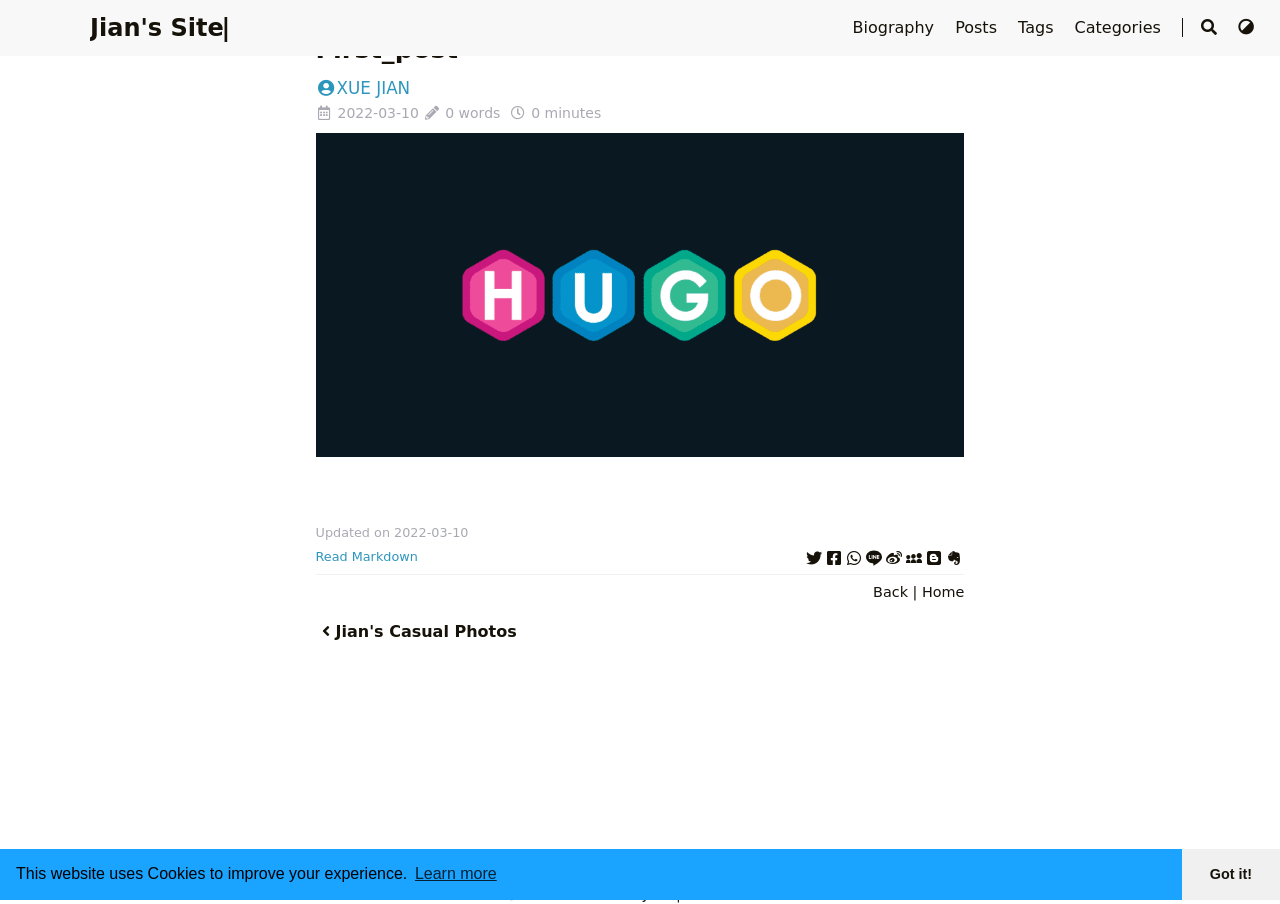
<file: first_post/index.html>
<!DOCTYPE html>
<html lang="en">
    <head>
        <meta charset="utf-8">
        <meta name="viewport" content="width=device-width, initial-scale=1">
        <meta name="robots" content="noodp" />
        <meta http-equiv="X-UA-Compatible" content="IE=edge, chrome=1">
        <title>First_post - Jian&#39;s Site</title><meta name="Description" content="这是我的全新 Hugo 网站"><meta property="og:title" content="First_post" />
<meta property="og:description" content="" />
<meta property="og:type" content="article" />
<meta property="og:url" content="https://Mysticor.github.io/first_post/" /><meta property="og:image" content="https://Mysticor.github.io/first_post/featured-image.png"/><meta property="article:section" content="posts" />
<meta property="article:published_time" content="2022-03-10T22:56:42+09:00" />
<meta property="article:modified_time" content="2022-03-10T22:56:42+09:00" />

<meta name="twitter:card" content="summary_large_image"/>
<meta name="twitter:image" content="https://Mysticor.github.io/first_post/featured-image.png"/>
<meta name="twitter:title" content="First_post"/>
<meta name="twitter:description" content=""/>
<meta name="application-name" content="LoveIt">
<meta name="apple-mobile-web-app-title" content="LoveIt"><meta name="theme-color" content="#ffffff"><meta name="msapplication-TileColor" content="#da532c"><link rel="shortcut icon" type="image/x-icon" href="/favicon.ico" />
        <link rel="icon" type="image/png" sizes="32x32" href="/favicon-32x32.png">
        <link rel="icon" type="image/png" sizes="16x16" href="/favicon-16x16.png"><link rel="apple-touch-icon" sizes="180x180" href="/apple-touch-icon.png"><link rel="mask-icon" href="/safari-pinned-tab.svg" color="#5bbad5"><link rel="manifest" href="/site.webmanifest"><link rel="canonical" href="https://Mysticor.github.io/first_post/" /><link rel="prev" href="https://Mysticor.github.io/jians-casual-photo/" /><link rel="stylesheet" href="/lib/normalize/normalize.min.css"><link rel="stylesheet" href="/css/style.min.css"><link rel="stylesheet" href="/lib/fontawesome-free/all.min.css"><link rel="stylesheet" href="/lib/animate/animate.min.css"><script type="application/ld+json">
    {
        "@context": "http://schema.org",
        "@type": "BlogPosting",
        "headline": "First_post",
        "inLanguage": "en",
        "mainEntityOfPage": {
            "@type": "WebPage",
            "@id": "https:\/\/Mysticor.github.io\/first_post\/"
        },"genre": "posts","wordcount":  0 ,
        "url": "https:\/\/Mysticor.github.io\/first_post\/","datePublished": "2022-03-10T22:56:42+09:00","dateModified": "2022-03-10T22:56:42+09:00","publisher": {
            "@type": "Organization",
            "name": ""},"author": {
                "@type": "Person",
                "name": "XUE JIAN"
            },"description": ""
    }
    </script></head>
    <body header-desktop="fixed" header-mobile="auto"><script type="text/javascript">(window.localStorage && localStorage.getItem('theme') ? localStorage.getItem('theme') === 'dark' : ('auto' === 'auto' ? window.matchMedia('(prefers-color-scheme: dark)').matches : 'auto' === 'dark')) && document.body.setAttribute('theme', 'dark');</script>

        <div id="mask"></div><div class="wrapper"><header class="desktop" id="header-desktop">
    <div class="header-wrapper">
        <div class="header-title">
            <a href="/" title="Jian&#39;s Site"><span id="id-1" class="typeit"></span></a>
        </div>
        <div class="menu">
            <div class="menu-inner"><a class="menu-item" href="/biography/" title="Biography"> Biography </a><a class="menu-item" href="/posts/"> Posts </a><a class="menu-item" href="/tags/"> Tags </a><a class="menu-item" href="/categories/"> Categories </a><span class="menu-item delimiter"></span><span class="menu-item search" id="search-desktop">
                        <input type="text" placeholder="Search titles or contents..." id="search-input-desktop">
                        <a href="javascript:void(0);" class="search-button search-toggle" id="search-toggle-desktop" title="Search">
                            <i class="fas fa-search fa-fw"></i>
                        </a>
                        <a href="javascript:void(0);" class="search-button search-clear" id="search-clear-desktop" title="Clear">
                            <i class="fas fa-times-circle fa-fw"></i>
                        </a>
                        <span class="search-button search-loading" id="search-loading-desktop">
                            <i class="fas fa-spinner fa-fw fa-spin"></i>
                        </span>
                    </span><a href="javascript:void(0);" class="menu-item theme-switch" title="Switch Theme">
                    <i class="fas fa-adjust fa-fw"></i>
                </a>
            </div>
        </div>
    </div>
</header><header class="mobile" id="header-mobile">
    <div class="header-container">
        <div class="header-wrapper">
            <div class="header-title">
                <a href="/" title="Jian&#39;s Site"><span id="id-2" class="typeit"></span></a>
            </div>
            <div class="menu-toggle" id="menu-toggle-mobile">
                <span></span><span></span><span></span>
            </div>
        </div>
        <div class="menu" id="menu-mobile"><div class="search-wrapper">
                    <div class="search mobile" id="search-mobile">
                        <input type="text" placeholder="Search titles or contents..." id="search-input-mobile">
                        <a href="javascript:void(0);" class="search-button search-toggle" id="search-toggle-mobile" title="Search">
                            <i class="fas fa-search fa-fw"></i>
                        </a>
                        <a href="javascript:void(0);" class="search-button search-clear" id="search-clear-mobile" title="Clear">
                            <i class="fas fa-times-circle fa-fw"></i>
                        </a>
                        <span class="search-button search-loading" id="search-loading-mobile">
                            <i class="fas fa-spinner fa-fw fa-spin"></i>
                        </span>
                    </div>
                    <a href="javascript:void(0);" class="search-cancel" id="search-cancel-mobile">
                        Cancel
                    </a>
                </div><a class="menu-item" href="/biography/" title="Biography">Biography</a><a class="menu-item" href="/posts/" title="">Posts</a><a class="menu-item" href="/tags/" title="">Tags</a><a class="menu-item" href="/categories/" title="">Categories</a><a href="javascript:void(0);" class="menu-item theme-switch" title="Switch Theme">
                <i class="fas fa-adjust fa-fw"></i>
            </a></div>
    </div>
</header>
<div class="search-dropdown desktop">
    <div id="search-dropdown-desktop"></div>
</div>
<div class="search-dropdown mobile">
    <div id="search-dropdown-mobile"></div>
</div>
<main class="main">
                <div class="container"><div class="toc" id="toc-auto">
            <h2 class="toc-title">Contents</h2>
            <div class="toc-content" id="toc-content-auto"></div>
        </div><article class="page single"><h1 class="single-title animated flipInX">First_post</h1><div class="post-meta">
            <div class="post-meta-line"><span class="post-author"><a href="mysticor.github.io" title="Author" rel=" author" class="author"><i class="fas fa-user-circle fa-fw"></i>XUE JIAN</a></span></div>
            <div class="post-meta-line"><i class="far fa-calendar-alt fa-fw"></i>&nbsp;<time datetime="2022-03-10">2022-03-10</time>&nbsp;<i class="fas fa-pencil-alt fa-fw"></i>&nbsp;0 words&nbsp;
                <i class="far fa-clock fa-fw"></i>&nbsp;0 minutes&nbsp;</div>
        </div><div class="featured-image"><img
        class="lazyload"
        src="/svg/loading.min.svg"
        data-src="featured-image.png"
        data-srcset="/first_post/featured-image.png, featured-image.png 1.5x, /first_post/featured-image.png 2x"
        data-sizes="auto"
        alt="/first_post/featured-image.png"
        title="/first_post/featured-image.png" /></div><div class="details toc" id="toc-static"  kept="true">
                <div class="details-summary toc-title">
                    <span>Contents</span>
                    <span><i class="details-icon fas fa-angle-right"></i></span>
                </div>
                <div class="details-content toc-content" id="toc-content-static"><nav id="TableOfContents"></nav></div>
            </div><div class="content" id="content"></div><div class="post-footer" id="post-footer">
    <div class="post-info">
        <div class="post-info-line">
            <div class="post-info-mod">
                <span>Updated on 2022-03-10</span>
            </div>
            <div class="post-info-license"></div>
        </div>
        <div class="post-info-line">
            <div class="post-info-md"><span>
                            <a class="link-to-markdown" href="/first_post/index.md" target="_blank">Read Markdown</a>
                        </span></div>
            <div class="post-info-share">
                <span><a href="javascript:void(0);" title="Share on Twitter" data-sharer="twitter" data-url="https://Mysticor.github.io/first_post/" data-title="First_post"><i class="fab fa-twitter fa-fw"></i></a><a href="javascript:void(0);" title="Share on Facebook" data-sharer="facebook" data-url="https://Mysticor.github.io/first_post/"><i class="fab fa-facebook-square fa-fw"></i></a><a href="javascript:void(0);" title="Share on WhatsApp" data-sharer="whatsapp" data-url="https://Mysticor.github.io/first_post/" data-title="First_post" data-web><i class="fab fa-whatsapp fa-fw"></i></a><a href="javascript:void(0);" title="Share on Line" data-sharer="line" data-url="https://Mysticor.github.io/first_post/" data-title="First_post"><i data-svg-src="/lib/simple-icons/icons/line.min.svg"></i></a><a href="javascript:void(0);" title="Share on 微博" data-sharer="weibo" data-url="https://Mysticor.github.io/first_post/" data-title="First_post" data-image="featured-image.png"><i class="fab fa-weibo fa-fw"></i></a><a href="javascript:void(0);" title="Share on Myspace" data-sharer="myspace" data-url="https://Mysticor.github.io/first_post/" data-title="First_post" data-description=""><i data-svg-src="/lib/simple-icons/icons/myspace.min.svg"></i></a><a href="javascript:void(0);" title="Share on Blogger" data-sharer="blogger" data-url="https://Mysticor.github.io/first_post/" data-title="First_post" data-description=""><i class="fab fa-blogger fa-fw"></i></a><a href="javascript:void(0);" title="Share on Evernote" data-sharer="evernote" data-url="https://Mysticor.github.io/first_post/" data-title="First_post"><i class="fab fa-evernote fa-fw"></i></a></span>
            </div>
        </div>
    </div>

    <div class="post-info-more">
        <section class="post-tags"></section>
        <section>
            <span><a href="javascript:void(0);" onclick="window.history.back();">Back</a></span>&nbsp;|&nbsp;<span><a href="/">Home</a></span>
        </section>
    </div>

    <div class="post-nav"><a href="/jians-casual-photo/" class="prev" rel="prev" title="Jian&#39;s Casual Photos"><i class="fas fa-angle-left fa-fw"></i>Jian&#39;s Casual Photos</a></div>
</div>
<div id="comments"></div></article></div>
            </main><footer class="footer">
        <div class="footer-container"><div class="footer-line"><i class="far fa-copyright fa-fw"></i><span itemprop="copyrightYear">2019 - 2022</span><span class="author" itemprop="copyrightHolder">&nbsp;<a href="/" target="_blank">XUE JIAN</a></span>&nbsp;|&nbsp;<span class="license"><a rel="license external nofollow noopener noreffer" href="https://creativecommons.org/licenses/by-nc/4.0/" target="_blank">CC BY-NC 4.0</a></span></div>
        </div>
    </footer></div>

        <div id="fixed-buttons"><a href="#" id="back-to-top" class="fixed-button" title="Back to Top">
                <i class="fas fa-arrow-up fa-fw"></i>
            </a><a href="#" id="view-comments" class="fixed-button" title="View Comments">
                <i class="fas fa-comment fa-fw"></i>
            </a>
        </div><link rel="stylesheet" href="/lib/lightgallery/lightgallery.min.css"><link rel="stylesheet" href="/lib/katex/katex.min.css"><link rel="stylesheet" href="/lib/katex/copy-tex.min.css"><link rel="stylesheet" href="/lib/cookieconsent/cookieconsent.min.css"><script type="text/javascript" src="/lib/smooth-scroll/smooth-scroll.min.js"></script><script type="text/javascript" src="/lib/autocomplete/autocomplete.min.js"></script><script type="text/javascript" src="/lib/lunr/lunr.min.js"></script><script type="text/javascript" src="/lib/lazysizes/lazysizes.min.js"></script><script type="text/javascript" src="/lib/lightgallery/lightgallery.min.js"></script><script type="text/javascript" src="/lib/lightgallery/lg-thumbnail.min.js"></script><script type="text/javascript" src="/lib/lightgallery/lg-zoom.min.js"></script><script type="text/javascript" src="/lib/clipboard/clipboard.min.js"></script><script type="text/javascript" src="/lib/sharer/sharer.min.js"></script><script type="text/javascript" src="/lib/typeit/typeit.min.js"></script><script type="text/javascript" src="/lib/katex/katex.min.js"></script><script type="text/javascript" src="/lib/katex/auto-render.min.js"></script><script type="text/javascript" src="/lib/katex/copy-tex.min.js"></script><script type="text/javascript" src="/lib/katex/mhchem.min.js"></script><script type="text/javascript" src="/lib/cookieconsent/cookieconsent.min.js"></script><script type="text/javascript">window.config={"code":{"copyTitle":"Copy to clipboard","maxShownLines":10},"comment":{},"cookieconsent":{"content":{"dismiss":"Got it!","link":"Learn more","message":"This website uses Cookies to improve your experience."},"enable":true,"palette":{"button":{"background":"#f0f0f0"},"popup":{"background":"#1aa3ff"}},"theme":"edgeless"},"data":{"id-1":"Jian's Site","id-2":"Jian's Site"},"lightGallery":{"actualSize":false,"exThumbImage":"data-thumbnail","hideBarsDelay":2000,"selector":".lightgallery","speed":400,"thumbContHeight":80,"thumbWidth":80,"thumbnail":true},"math":{"delimiters":[{"display":true,"left":"$$","right":"$$"},{"display":true,"left":"\\[","right":"\\]"},{"display":false,"left":"$","right":"$"},{"display":false,"left":"\\(","right":"\\)"}],"strict":false},"search":{"highlightTag":"em","lunrIndexURL":"/index.json","maxResultLength":10,"noResultsFound":"No results found","snippetLength":50,"type":"lunr"},"typeit":{"cursorChar":"|","cursorSpeed":1000,"data":{"id-1":["id-1"],"id-2":["id-2"]},"duration":-1,"speed":50}};</script><script type="text/javascript" src="/js/theme.min.js"></script></body>
</html>
</file>
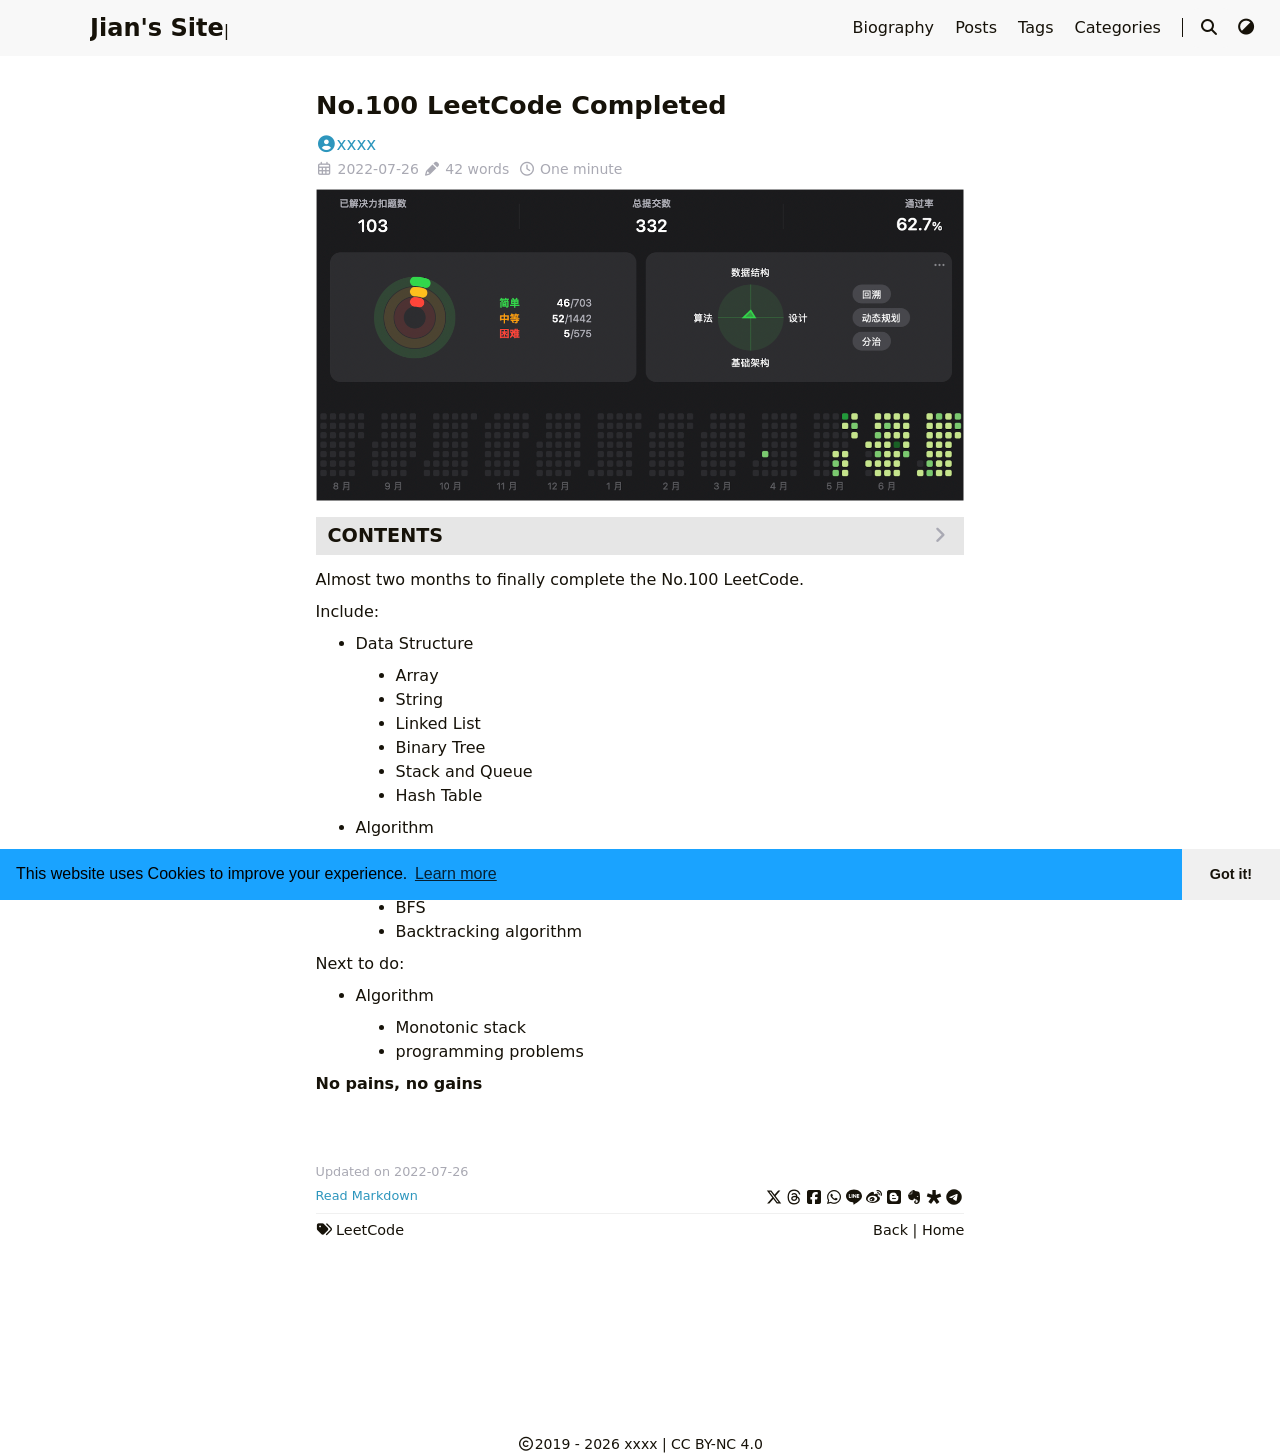
<file: leetcode100/index.html>
<!DOCTYPE html>
<html lang="en">
    <head>
        <meta charset="utf-8">
        <meta name="viewport" content="width=device-width, initial-scale=1">
        <meta name="robots" content="noodp" />
        <title>No.100 LeetCode Completed - Jian&#39;s Site</title><meta name="Description" content="这是我的全新 Hugo 网站"><meta property="og:url" content="https://mysticor.github.io/leetcode100/">
  <meta property="og:site_name" content="Jian&#39;s Site">
  <meta property="og:title" content="No.100 LeetCode Completed">
  <meta property="og:description" content="Almost two months to finally complete the No.100 LeetCode.
Include:
Data Structure Array String Linked List Binary Tree Stack and Queue Hash Table Algorithm Greedy algorithm DFS BFS Backtracking algorithm Next to do:
Algorithm Monotonic stack programming problems No pains, no gains">
  <meta property="og:locale" content="en">
  <meta property="og:type" content="article">
    <meta property="article:section" content="posts">
    <meta property="article:published_time" content="2022-07-26T22:08:24+09:00">
    <meta property="article:modified_time" content="2022-07-26T22:08:24+09:00">
    <meta property="article:tag" content="LeetCode">
    <meta property="og:image" content="https://mysticor.github.io/logo.png">

  <meta name="twitter:card" content="summary_large_image">
  <meta name="twitter:image" content="https://mysticor.github.io/logo.png">
  <meta name="twitter:title" content="No.100 LeetCode Completed">
  <meta name="twitter:description" content="Almost two months to finally complete the No.100 LeetCode.
Include:
Data Structure Array String Linked List Binary Tree Stack and Queue Hash Table Algorithm Greedy algorithm DFS BFS Backtracking algorithm Next to do:
Algorithm Monotonic stack programming problems No pains, no gains">
<meta name="application-name" content="LoveIt">
<meta name="apple-mobile-web-app-title" content="LoveIt">
<meta name="referrer" content="no-referrer" /><meta name="theme-color" content="#ffffff"><meta name="msapplication-TileColor" content="#da532c"><link rel="shortcut icon" type="image/x-icon" href="/favicon.ico" />
        <link rel="icon" type="image/png" sizes="32x32" href="/favicon-32x32.png">
        <link rel="icon" type="image/png" sizes="16x16" href="/favicon-16x16.png"><link rel="apple-touch-icon" sizes="180x180" href="/apple-touch-icon.png"><link rel="mask-icon" href="/safari-pinned-tab.svg" color="#5bbad5"><link rel="manifest" href="/site.webmanifest"><link rel="canonical" href="https://mysticor.github.io/leetcode100/" /><link rel="stylesheet" href="/css/style.min.css"><link rel="preload" href="/lib/fontawesome-free/css/all.min.css" as="style" onload="this.onload=null;this.rel='stylesheet'">
        <noscript><link rel="stylesheet" href="/lib/fontawesome-free/css/all.min.css"></noscript><link rel="preload" href="/lib/animate/animate.min.css" as="style" onload="this.onload=null;this.rel='stylesheet'">
        <noscript><link rel="stylesheet" href="/lib/animate/animate.min.css"></noscript><script type="application/ld+json">
    {
        "@context": "http://schema.org",
        "@type": "BlogPosting",
        "headline": "No.100 LeetCode Completed",
        "inLanguage": "en",
        "mainEntityOfPage": {
            "@type": "WebPage",
            "@id": "https:\/\/mysticor.github.io\/leetcode100\/"
        },"genre": "posts","keywords": "LeetCode","wordcount":  42 ,
        "url": "https:\/\/mysticor.github.io\/leetcode100\/","datePublished": "2022-07-26T22:08:24+09:00","dateModified": "2022-07-26T22:08:24+09:00","publisher": {
            "@type": "Organization",
            "name": ""},"author": {
                "@type": "Person",
                "name": "xxxx"
            },"description": ""
    }
    </script></head>
    <body data-header-desktop="fixed" data-header-mobile="auto"><script>
          const query = window.matchMedia('(prefers-color-scheme: dark)');
          function applyTheme() {
            let theme = window.localStorage?.getItem('theme') || 'auto';
            let isDark = theme === 'dark' || (theme === 'auto' && query.matches);
            document.body.setAttribute('theme', isDark? 'dark' : 'light');
            document.body.setAttribute('cfg-theme', theme);
          }

          applyTheme();
          query.addEventListener('change', applyTheme);
        </script>

        <div id="mask"></div><div class="wrapper"><header class="desktop" id="header-desktop">
    <div class="header-wrapper">
        <div class="header-title">
            <a href="/" title="Jian&#39;s Site"><span id="id-1" class="typeit"></span></a>
        </div>
        <div class="menu">
            <div class="menu-inner"><a class="menu-item" href="/biography/" title="Biography"> Biography </a><a class="menu-item" href="/posts/"> Posts </a><a class="menu-item" href="/tags/"> Tags </a><a class="menu-item" href="/categories/"> Categories </a><span class="menu-item delimiter"></span><span class="menu-item search" id="search-desktop">
                        <input type="text" placeholder="Search titles or contents..." id="search-input-desktop">
                        <a href="javascript:void(0);" class="search-button search-toggle" id="search-toggle-desktop" title="Search">
                            <i class="fas fa-search" aria-hidden="true"></i>
                        </a>
                        <a href="javascript:void(0);" class="search-button search-clear" id="search-clear-desktop" title="Clear">
                            <i class="fas fa-times-circle" aria-hidden="true"></i>
                        </a>
                        <span class="search-button search-loading" id="search-loading-desktop">
                            <i class="fas fa-spinner fa-spin" aria-hidden="true"></i>
                        </span>
                    </span><a href="javascript:void(0);" class="menu-item theme-switch" title="Switch Theme">
                    <i class="fas fa-adjust" aria-hidden="true"></i>
                </a></div>
        </div>
    </div>
</header><header class="mobile" id="header-mobile">
    <div class="header-container">
        <div class="header-wrapper">
            <div class="header-title">
                <a href="/" title="Jian&#39;s Site"><span id="id-2" class="typeit"></span></a>
            </div>
            <div class="menu-toggle" id="menu-toggle-mobile">
                <span></span><span></span><span></span>
            </div>
        </div>
        <div class="menu" id="menu-mobile"><div class="search-wrapper">
                    <div class="search mobile" id="search-mobile">
                        <input type="text" placeholder="Search titles or contents..." id="search-input-mobile">
                        <a href="javascript:void(0);" class="search-button search-toggle" id="search-toggle-mobile" title="Search">
                            <i class="fas fa-search" aria-hidden="true"></i>
                        </a>
                        <a href="javascript:void(0);" class="search-button search-clear" id="search-clear-mobile" title="Clear">
                            <i class="fas fa-times-circle" aria-hidden="true"></i>
                        </a>
                        <span class="search-button search-loading" id="search-loading-mobile">
                            <i class="fas fa-spinner fa-spin" aria-hidden="true"></i>
                        </span>
                    </div>
                    <a href="javascript:void(0);" class="search-cancel" id="search-cancel-mobile">
                        Cancel
                    </a>
                </div><a class="menu-item" href="/biography/" title="Biography">Biography</a><a class="menu-item" href="/posts/" title="">Posts</a><a class="menu-item" href="/tags/" title="">Tags</a><a class="menu-item" href="/categories/" title="">Categories</a><a href="javascript:void(0);" class="menu-item theme-switch" title="Switch Theme">
                <i class="fas fa-adjust" aria-hidden="true"></i>
            </a></div>
    </div>
</header><div class="search-dropdown desktop">
        <div id="search-dropdown-desktop"></div>
    </div>
    <div class="search-dropdown mobile">
        <div id="search-dropdown-mobile"></div>
    </div><main class="main">
                <div class="container"><div class="toc" id="toc-auto">
            <h2 class="toc-title">Contents</h2>
            <div class="toc-content" id="toc-content-auto"></div>
        </div><article class="page single"><h1 class="single-title animate__animated animate__flipInX">No.100 LeetCode Completed</h1><div class="post-meta">
            <div class="post-meta-line"><span class="post-author"><a href="/" title="Author" rel="author" class="author"><i class="fas fa-user-circle" aria-hidden="true"></i>xxxx</a></span></div>
            <div class="post-meta-line"><i class="far fa-calendar-alt" aria-hidden="true"></i>&nbsp;<time datetime="2022-07-26">2022-07-26</time>&nbsp;<i class="fas fa-pencil-alt" aria-hidden="true"></i>&nbsp;42 words&nbsp;
                <i class="far fa-clock" aria-hidden="true"></i>&nbsp;One minute&nbsp;</div>
        </div><div class="featured-image"><img
        class="lazyload"
        src="/svg/loading.min.svg"
        data-src="/leetcode100/LeetCode_record.png"
        data-srcset="/leetcode100/LeetCode_record.png, /leetcode100/LeetCode_record.png 1.5x, /leetcode100/LeetCode_record.png 2x"
        data-sizes="auto"
        alt="/leetcode100/LeetCode_record.png"
        title="/leetcode100/LeetCode_record.png" width="1274" height="612" /></div><div class="details toc" id="toc-static"  data-kept="true">
                <div class="details-summary toc-title">
                    <span>Contents</span>
                    <span><i class="details-icon fas fa-angle-right" aria-hidden="true"></i></span>
                </div>
                <div class="details-content toc-content" id="toc-content-static"><nav id="TableOfContents"></nav></div>
            </div><div class="content" id="content"><p>Almost two months to finally complete the No.100 LeetCode.</p>
<p>Include:</p>
<ul>
<li>Data Structure
<ul>
<li>Array</li>
<li>String</li>
<li>Linked List</li>
<li>Binary Tree</li>
<li>Stack and Queue</li>
<li>Hash Table</li>
</ul>
</li>
<li>Algorithm
<ul>
<li>Greedy algorithm</li>
<li>DFS</li>
<li>BFS</li>
<li>Backtracking algorithm</li>
</ul>
</li>
</ul>
<p>Next to do:</p>
<ul>
<li>Algorithm
<ul>
<li>Monotonic stack</li>
<li>programming problems</li>
</ul>
</li>
</ul>
<p><strong>No pains, no gains</strong></p>
</div><div class="post-footer" id="post-footer">
    <div class="post-info">
        <div class="post-info-line">
            <div class="post-info-mod">
                <span>Updated on 2022-07-26</span>
            </div><div id="page-views" class="post-info-mod">
            </div></div>
        <div class="post-info-line">
            <div class="post-info-md"><span>
                            <a class="link-to-markdown" href="/leetcode100/index.md" target="_blank">Read Markdown</a>
                        </span></div>
            <div class="post-info-share">
                <span><a href="javascript:void(0);" title="Share on X" data-sharer="x" data-url="https://mysticor.github.io/leetcode100/" data-title="No.100 LeetCode Completed" data-hashtags="LeetCode"><i class="fab fa-x-twitter" aria-hidden="true"></i></a><a href="javascript:void(0);" title="Share on Threads" data-sharer="threads" data-url="https://mysticor.github.io/leetcode100/" data-title="No.100 LeetCode Completed"><i class="fab fa-threads" aria-hidden="true"></i></a><a href="javascript:void(0);" title="Share on Facebook" data-sharer="facebook" data-url="https://mysticor.github.io/leetcode100/" data-hashtag="LeetCode"><i class="fab fa-facebook-square" aria-hidden="true"></i></a><a href="javascript:void(0);" title="Share on WhatsApp" data-sharer="whatsapp" data-url="https://mysticor.github.io/leetcode100/" data-title="No.100 LeetCode Completed" data-web><i class="fab fa-whatsapp" aria-hidden="true"></i></a><a href="javascript:void(0);" title="Share on Line" data-sharer="line" data-url="https://mysticor.github.io/leetcode100/" data-title="No.100 LeetCode Completed"><i data-svg-src="/lib/simple-icons/icons/line.min.svg" aria-hidden="true"></i></a><a href="javascript:void(0);" title="Share on 微博" data-sharer="weibo" data-url="https://mysticor.github.io/leetcode100/" data-title="No.100 LeetCode Completed" data-image="LeetCode_record.png"><i class="fab fa-weibo" aria-hidden="true"></i></a><a href="javascript:void(0);" title="Share on Blogger" data-sharer="blogger" data-url="https://mysticor.github.io/leetcode100/" data-title="No.100 LeetCode Completed" data-description=""><i class="fab fa-blogger" aria-hidden="true"></i></a><a href="javascript:void(0);" title="Share on Evernote" data-sharer="evernote" data-url="https://mysticor.github.io/leetcode100/" data-title="No.100 LeetCode Completed"><i class="fab fa-evernote" aria-hidden="true"></i></a><a href="javascript:void(0);" title="Share on Diaspora" data-sharer="diaspora" data-url="https://mysticor.github.io/leetcode100/" data-title="No.100 LeetCode Completed" data-description=""><i class="fab fa-diaspora" aria-hidden="true"></i></a><a href="https://t.me/share/url?url=https%3a%2f%2fmysticor.github.io%2fleetcode100%2f&amp;text=No.100%20LeetCode%20Completed" target="_blank" title="Share on Telegram"><i class="fab fa-telegram" aria-hidden="true"></i></a></span>
            </div>
        </div>
    </div>

    <div class="post-info-more">
        <section class="post-tags"><i class="fas fa-tags" aria-hidden="true"></i>&nbsp;<a href="/tags/leetcode/">LeetCode</a></section>
        <section>
            <span><a href="javascript:void(0);" onclick="window.history.back();">Back</a></span>&nbsp;|&nbsp;<span><a href="/">Home</a></span>
        </section>
    </div>

    <div class="post-nav"></div>
</div>
<div id="comments"></div></article></div>
            </main><footer class="footer">
        <div class="footer-container"><div class="footer-line" itemscope itemtype="http://schema.org/CreativeWork"><i class="far fa-copyright" aria-hidden="true"></i><span itemprop="copyrightYear">2019 - 2026</span><span class="author" itemprop="copyrightHolder">&nbsp;<a href="/" target="_blank">xxxx</a></span>&nbsp;|&nbsp;<span class="license"><a rel="license external nofollow noopener noreffer" href="https://creativecommons.org/licenses/by-nc/4.0/" target="_blank">CC BY-NC 4.0</a></span></div>
        </div>
    </footer></div>

        <div id="fixed-buttons"><a href="#" id="back-to-top" class="fixed-button" title="Back to Top">
                <i class="fas fa-arrow-up" aria-hidden="true"></i>
            </a>
        </div>

        <div id="fixed-buttons-hidden"><a href="#" id="view-comments" class="fixed-button" title="View Comments">
                <i class="fas fa-comment" aria-hidden="true"></i>
            </a>
        </div><link rel="stylesheet" href="/lib/katex/katex.min.css"><link rel="stylesheet" href="/lib/cookieconsent/cookieconsent.min.css"><script src="/lib/autocomplete/autocomplete.min.js"></script><script src="/lib/lunr/lunr.min.js"></script><script src="/lib/lazysizes/lazysizes.min.js"></script><script src="/lib/clipboard/clipboard.min.js"></script><script src="/lib/sharer/sharer.min.js"></script><script src="/lib/typeit/index.umd.js"></script><script src="/lib/katex/katex.min.js"></script><script src="/lib/katex/contrib/auto-render.min.js"></script><script src="/lib/katex/contrib/copy-tex.min.js"></script><script src="/lib/katex/contrib/mhchem.min.js"></script><script src="/lib/cookieconsent/cookieconsent.min.js"></script><script>window.config={"comment":{},"cookieconsent":{"content":{"dismiss":"Got it!","link":"Learn more","message":"This website uses Cookies to improve your experience."},"enable":true,"palette":{"button":{"background":"#f0f0f0"},"popup":{"background":"#1aa3ff"}},"theme":"edgeless"},"data":{"id-1":"Jian's Site","id-2":"Jian's Site"},"math":{"delimiters":[{"display":true,"left":"$$","right":"$$"},{"display":true,"left":"\\[","right":"\\]"},{"display":true,"left":"\\begin{equation}","right":"\\end{equation}"},{"display":true,"left":"\\begin{equation*}","right":"\\end{equation*}"},{"display":true,"left":"\\begin{align}","right":"\\end{align}"},{"display":true,"left":"\\begin{align*}","right":"\\end{align*}"},{"display":true,"left":"\\begin{alignat}","right":"\\end{alignat}"},{"display":true,"left":"\\begin{alignat*}","right":"\\end{alignat*}"},{"display":true,"left":"\\begin{gather}","right":"\\end{gather}"},{"display":true,"left":"\\begin{CD}","right":"\\end{CD}"},{"display":false,"left":"$","right":"$"},{"display":false,"left":"\\(","right":"\\)"}],"strict":false},"search":{"highlightTag":"em","lunrIndexURL":"/index.json","maxResultLength":10,"noResultsFound":"No results found","snippetLength":50,"type":"lunr"},"typeit":{"cursorChar":"|","cursorSpeed":1000,"data":{"id-1":["id-1"],"id-2":["id-2"]},"duration":-1,"speed":50}};</script><script src="/js/theme.js"></script></body>
</html>
</file>
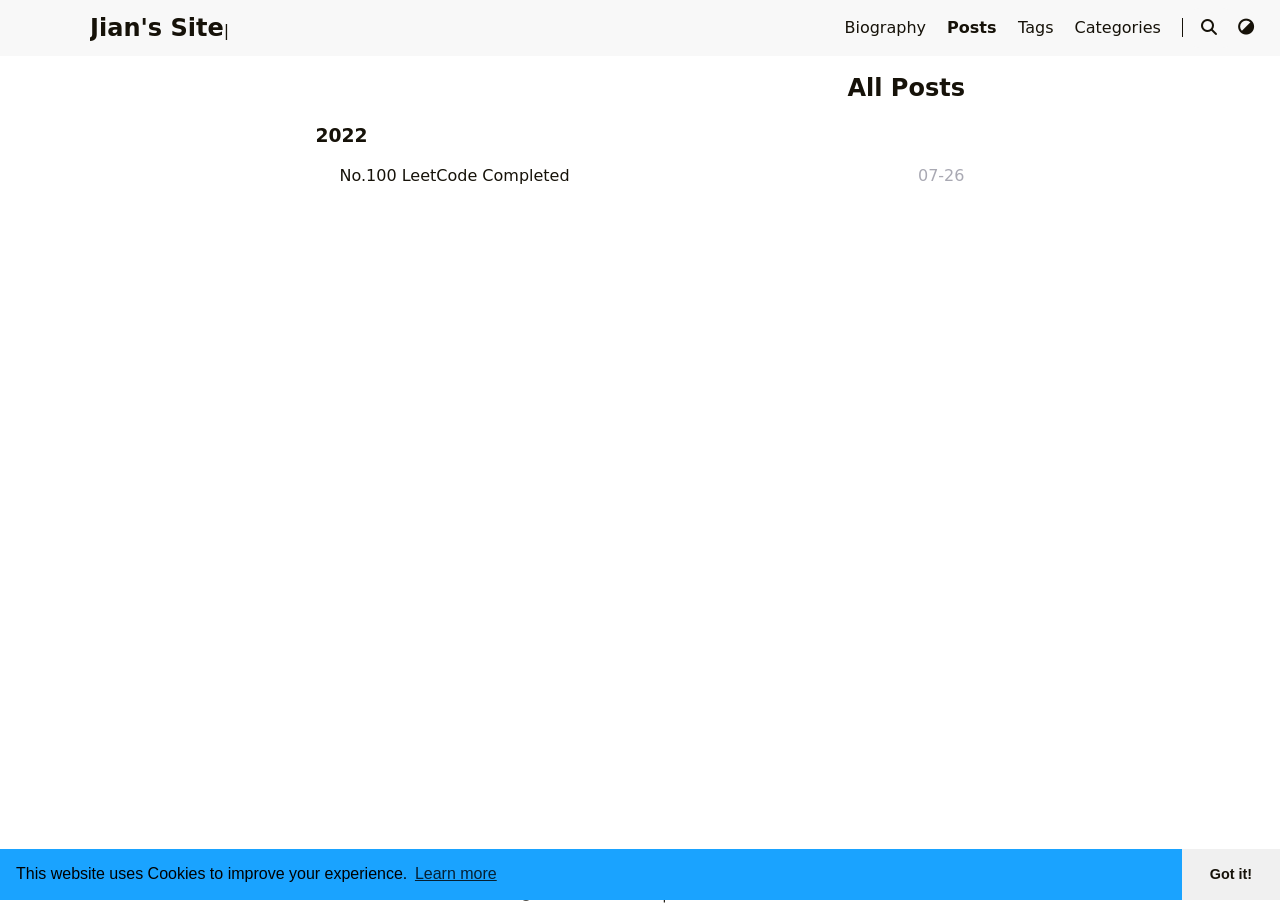
<file: posts/index.html>
<!DOCTYPE html>
<html lang="en">
    <head>
        <meta charset="utf-8">
        <meta name="viewport" content="width=device-width, initial-scale=1">
        <meta name="robots" content="noodp" />
        <title>All Posts - Jian&#39;s Site</title><meta name="Description" content="这是我的全新 Hugo 网站"><meta property="og:url" content="https://mysticor.github.io/posts/">
  <meta property="og:site_name" content="Jian&#39;s Site">
  <meta property="og:title" content="Posts">
  <meta property="og:description" content="这是我的全新 Hugo 网站">
  <meta property="og:locale" content="en">
  <meta property="og:type" content="website">
    <meta property="og:image" content="https://mysticor.github.io/logo.png">

  <meta name="twitter:card" content="summary_large_image">
  <meta name="twitter:image" content="https://mysticor.github.io/logo.png">
  <meta name="twitter:title" content="Posts">
  <meta name="twitter:description" content="这是我的全新 Hugo 网站">
<meta name="application-name" content="LoveIt">
<meta name="apple-mobile-web-app-title" content="LoveIt">
<meta name="referrer" content="no-referrer" /><meta name="theme-color" content="#ffffff"><meta name="msapplication-TileColor" content="#da532c"><link rel="shortcut icon" type="image/x-icon" href="/favicon.ico" />
        <link rel="icon" type="image/png" sizes="32x32" href="/favicon-32x32.png">
        <link rel="icon" type="image/png" sizes="16x16" href="/favicon-16x16.png"><link rel="apple-touch-icon" sizes="180x180" href="/apple-touch-icon.png"><link rel="mask-icon" href="/safari-pinned-tab.svg" color="#5bbad5"><link rel="manifest" href="/site.webmanifest"><link rel="canonical" href="https://mysticor.github.io/posts/" /><link rel="alternate" href="/posts/index.xml" type="application/rss+xml" title="Jian&#39;s Site">
    <link rel="feed" href="/posts/index.xml" type="application/rss+xml" title="Jian&#39;s Site"><link rel="stylesheet" href="/css/style.min.css"><link rel="preload" href="/lib/fontawesome-free/css/all.min.css" as="style" onload="this.onload=null;this.rel='stylesheet'">
        <noscript><link rel="stylesheet" href="/lib/fontawesome-free/css/all.min.css"></noscript><link rel="preload" href="/lib/animate/animate.min.css" as="style" onload="this.onload=null;this.rel='stylesheet'">
        <noscript><link rel="stylesheet" href="/lib/animate/animate.min.css"></noscript></head>
    <body data-header-desktop="fixed" data-header-mobile="auto"><script>
          const query = window.matchMedia('(prefers-color-scheme: dark)');
          function applyTheme() {
            let theme = window.localStorage?.getItem('theme') || 'auto';
            let isDark = theme === 'dark' || (theme === 'auto' && query.matches);
            document.body.setAttribute('theme', isDark? 'dark' : 'light');
            document.body.setAttribute('cfg-theme', theme);
          }

          applyTheme();
          query.addEventListener('change', applyTheme);
        </script>

        <div id="mask"></div><div class="wrapper"><header class="desktop" id="header-desktop">
    <div class="header-wrapper">
        <div class="header-title">
            <a href="/" title="Jian&#39;s Site"><span id="id-1" class="typeit"></span></a>
        </div>
        <div class="menu">
            <div class="menu-inner"><a class="menu-item" href="/biography/" title="Biography"> Biography </a><a class="menu-item active" href="/posts/"> Posts </a><a class="menu-item" href="/tags/"> Tags </a><a class="menu-item" href="/categories/"> Categories </a><span class="menu-item delimiter"></span><span class="menu-item search" id="search-desktop">
                        <input type="text" placeholder="Search titles or contents..." id="search-input-desktop">
                        <a href="javascript:void(0);" class="search-button search-toggle" id="search-toggle-desktop" title="Search">
                            <i class="fas fa-search" aria-hidden="true"></i>
                        </a>
                        <a href="javascript:void(0);" class="search-button search-clear" id="search-clear-desktop" title="Clear">
                            <i class="fas fa-times-circle" aria-hidden="true"></i>
                        </a>
                        <span class="search-button search-loading" id="search-loading-desktop">
                            <i class="fas fa-spinner fa-spin" aria-hidden="true"></i>
                        </span>
                    </span><a href="javascript:void(0);" class="menu-item theme-switch" title="Switch Theme">
                    <i class="fas fa-adjust" aria-hidden="true"></i>
                </a></div>
        </div>
    </div>
</header><header class="mobile" id="header-mobile">
    <div class="header-container">
        <div class="header-wrapper">
            <div class="header-title">
                <a href="/" title="Jian&#39;s Site"><span id="id-2" class="typeit"></span></a>
            </div>
            <div class="menu-toggle" id="menu-toggle-mobile">
                <span></span><span></span><span></span>
            </div>
        </div>
        <div class="menu" id="menu-mobile"><div class="search-wrapper">
                    <div class="search mobile" id="search-mobile">
                        <input type="text" placeholder="Search titles or contents..." id="search-input-mobile">
                        <a href="javascript:void(0);" class="search-button search-toggle" id="search-toggle-mobile" title="Search">
                            <i class="fas fa-search" aria-hidden="true"></i>
                        </a>
                        <a href="javascript:void(0);" class="search-button search-clear" id="search-clear-mobile" title="Clear">
                            <i class="fas fa-times-circle" aria-hidden="true"></i>
                        </a>
                        <span class="search-button search-loading" id="search-loading-mobile">
                            <i class="fas fa-spinner fa-spin" aria-hidden="true"></i>
                        </span>
                    </div>
                    <a href="javascript:void(0);" class="search-cancel" id="search-cancel-mobile">
                        Cancel
                    </a>
                </div><a class="menu-item" href="/biography/" title="Biography">Biography</a><a class="menu-item" href="/posts/" title="">Posts</a><a class="menu-item" href="/tags/" title="">Tags</a><a class="menu-item" href="/categories/" title="">Categories</a><a href="javascript:void(0);" class="menu-item theme-switch" title="Switch Theme">
                <i class="fas fa-adjust" aria-hidden="true"></i>
            </a></div>
    </div>
</header><div class="search-dropdown desktop">
        <div id="search-dropdown-desktop"></div>
    </div>
    <div class="search-dropdown mobile">
        <div id="search-dropdown-mobile"></div>
    </div><main class="main">
                <div class="container"><div class="page archive"><h2 class="single-title animate__animated animate__pulse animate__faster">All Posts</h2><h3 class="group-title">2022</h3><article class="archive-item">
                        <a href="/leetcode100/" class="archive-item-link">No.100 LeetCode Completed</a>
                        <span class="archive-item-date">07-26</span>
                    </article></div></div>
            </main><footer class="footer">
        <div class="footer-container"><div class="footer-line" itemscope itemtype="http://schema.org/CreativeWork"><i class="far fa-copyright" aria-hidden="true"></i><span itemprop="copyrightYear">2019 - 2026</span><span class="author" itemprop="copyrightHolder">&nbsp;<a href="/" target="_blank">xxxx</a></span>&nbsp;|&nbsp;<span class="license"><a rel="license external nofollow noopener noreffer" href="https://creativecommons.org/licenses/by-nc/4.0/" target="_blank">CC BY-NC 4.0</a></span></div>
        </div>
    </footer></div>

        <div id="fixed-buttons"><a href="#" id="back-to-top" class="fixed-button" title="Back to Top">
                <i class="fas fa-arrow-up" aria-hidden="true"></i>
            </a>
        </div>

        <div id="fixed-buttons-hidden"><a href="#" id="view-comments" class="fixed-button" title="View Comments">
                <i class="fas fa-comment" aria-hidden="true"></i>
            </a>
        </div><link rel="stylesheet" href="/lib/katex/katex.min.css"><link rel="stylesheet" href="/lib/cookieconsent/cookieconsent.min.css"><script src="/lib/autocomplete/autocomplete.min.js"></script><script src="/lib/lunr/lunr.min.js"></script><script src="/lib/lazysizes/lazysizes.min.js"></script><script src="/lib/clipboard/clipboard.min.js"></script><script src="/lib/sharer/sharer.min.js"></script><script src="/lib/typeit/index.umd.js"></script><script src="/lib/katex/katex.min.js"></script><script src="/lib/katex/contrib/auto-render.min.js"></script><script src="/lib/katex/contrib/copy-tex.min.js"></script><script src="/lib/katex/contrib/mhchem.min.js"></script><script src="/lib/cookieconsent/cookieconsent.min.js"></script><script>window.config={"cookieconsent":{"content":{"dismiss":"Got it!","link":"Learn more","message":"This website uses Cookies to improve your experience."},"enable":true,"palette":{"button":{"background":"#f0f0f0"},"popup":{"background":"#1aa3ff"}},"theme":"edgeless"},"data":{"id-1":"Jian's Site","id-2":"Jian's Site"},"math":{"delimiters":[{"display":true,"left":"$$","right":"$$"},{"display":true,"left":"\\[","right":"\\]"},{"display":true,"left":"\\begin{equation}","right":"\\end{equation}"},{"display":true,"left":"\\begin{equation*}","right":"\\end{equation*}"},{"display":true,"left":"\\begin{align}","right":"\\end{align}"},{"display":true,"left":"\\begin{align*}","right":"\\end{align*}"},{"display":true,"left":"\\begin{alignat}","right":"\\end{alignat}"},{"display":true,"left":"\\begin{alignat*}","right":"\\end{alignat*}"},{"display":true,"left":"\\begin{gather}","right":"\\end{gather}"},{"display":true,"left":"\\begin{CD}","right":"\\end{CD}"},{"display":false,"left":"$","right":"$"},{"display":false,"left":"\\(","right":"\\)"}],"strict":false},"search":{"highlightTag":"em","lunrIndexURL":"/index.json","maxResultLength":10,"noResultsFound":"No results found","snippetLength":50,"type":"lunr"},"typeit":{"cursorChar":"|","cursorSpeed":1000,"data":{"id-1":["id-1"],"id-2":["id-2"]},"duration":-1,"speed":50}};</script><script src="/js/theme.js"></script></body>
</html>
</file>
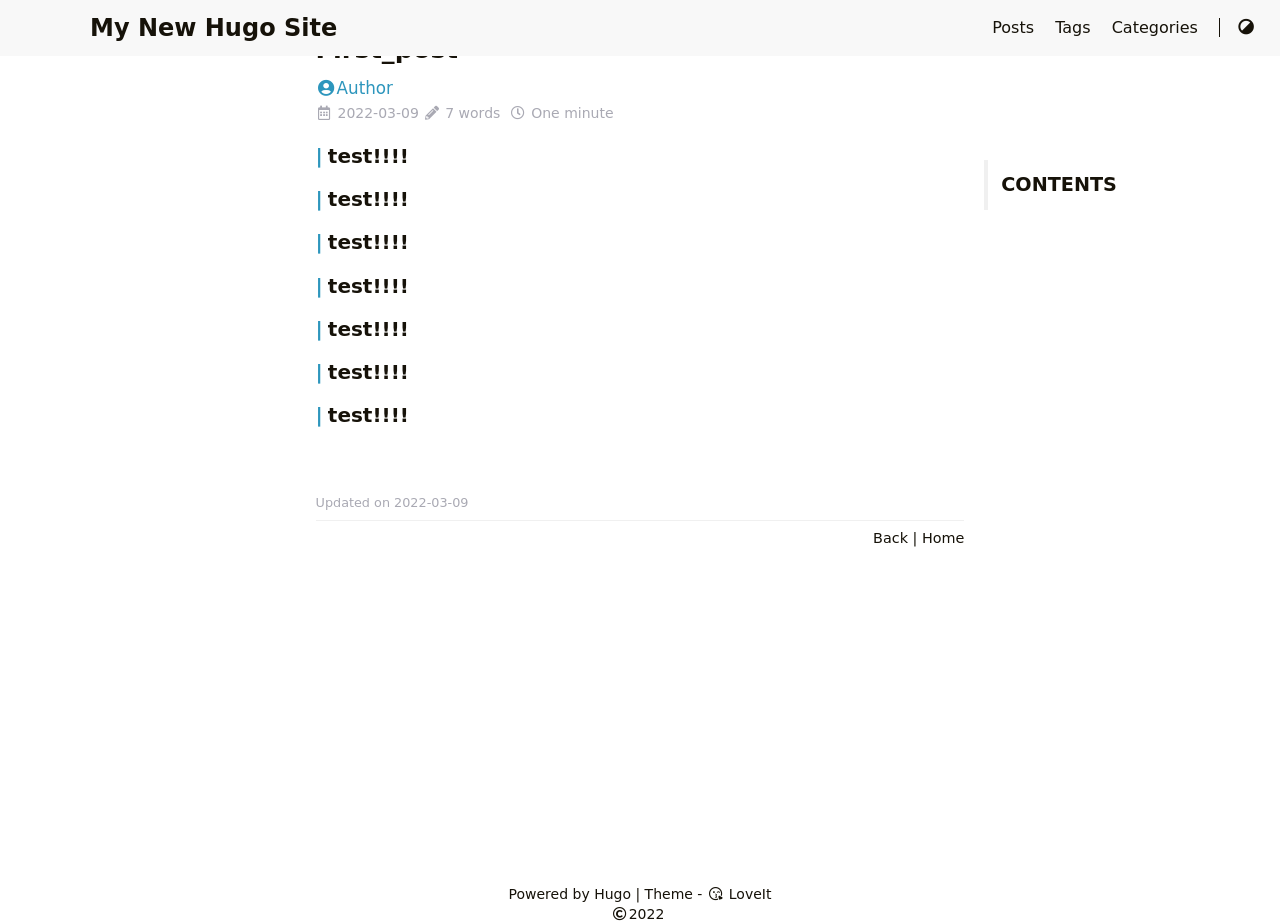
<file: posts/first_post/index.html>
<!DOCTYPE html>
<html lang="en">
    <head>
        <meta charset="utf-8">
        <meta name="viewport" content="width=device-width, initial-scale=1">
        <meta name="robots" content="noodp" />
        <meta http-equiv="X-UA-Compatible" content="IE=edge, chrome=1">
        <title>First_post - My New Hugo Site</title><meta name="Description" content=""><meta property="og:title" content="First_post" />
<meta property="og:description" content="test!!!! test!!!! test!!!! test!!!! test!!!! test!!!! test!!!! " />
<meta property="og:type" content="article" />
<meta property="og:url" content="https://Mysticor.github.io/posts/first_post/" /><meta property="article:section" content="posts" />
<meta property="article:published_time" content="2022-03-09T13:10:33+09:00" />
<meta property="article:modified_time" content="2022-03-09T13:10:33+09:00" />

<meta name="twitter:card" content="summary"/>
<meta name="twitter:title" content="First_post"/>
<meta name="twitter:description" content="test!!!! test!!!! test!!!! test!!!! test!!!! test!!!! test!!!! "/>
<meta name="application-name" content="My New Hugo Site">
<meta name="apple-mobile-web-app-title" content="My New Hugo Site"><link rel="shortcut icon" type="image/x-icon" href="/favicon.ico" />
        <link rel="icon" type="image/png" sizes="32x32" href="/favicon-32x32.png">
        <link rel="icon" type="image/png" sizes="16x16" href="/favicon-16x16.png"><link rel="apple-touch-icon" sizes="180x180" href="/apple-touch-icon.png"><link rel="manifest" href="/site.webmanifest"><link rel="canonical" href="https://Mysticor.github.io/posts/first_post/" /><link rel="stylesheet" href="/lib/normalize/normalize.min.css"><link rel="stylesheet" href="/css/style.min.css"><link rel="stylesheet" href="/lib/fontawesome-free/all.min.css"><link rel="stylesheet" href="/lib/animate/animate.min.css"><script type="application/ld+json">
    {
        "@context": "http://schema.org",
        "@type": "BlogPosting",
        "headline": "First_post",
        "inLanguage": "en",
        "mainEntityOfPage": {
            "@type": "WebPage",
            "@id": "https:\/\/Mysticor.github.io\/posts\/first_post\/"
        },"genre": "posts","wordcount":  7 ,
        "url": "https:\/\/Mysticor.github.io\/posts\/first_post\/","datePublished": "2022-03-09T13:10:33+09:00","dateModified": "2022-03-09T13:10:33+09:00","publisher": {
            "@type": "Organization",
            "name": "Author"},"author": {
                "@type": "Person",
                "name": "Author"
            },"description": ""
    }
    </script></head>
    <body header-desktop="" header-mobile=""><script type="text/javascript">(window.localStorage && localStorage.getItem('theme') ? localStorage.getItem('theme') === 'dark' : ('' === 'auto' ? window.matchMedia('(prefers-color-scheme: dark)').matches : '' === 'dark')) && document.body.setAttribute('theme', 'dark');</script>

        <div id="mask"></div><div class="wrapper"><header class="desktop" id="header-desktop">
    <div class="header-wrapper">
        <div class="header-title">
            <a href="/" title="My New Hugo Site">My New Hugo Site</a>
        </div>
        <div class="menu">
            <div class="menu-inner"><a class="menu-item" href="/posts/"> Posts </a><a class="menu-item" href="/tags/"> Tags </a><a class="menu-item" href="/categories/"> Categories </a><span class="menu-item delimiter"></span><a href="javascript:void(0);" class="menu-item theme-switch" title="Switch Theme">
                    <i class="fas fa-adjust fa-fw"></i>
                </a>
            </div>
        </div>
    </div>
</header><header class="mobile" id="header-mobile">
    <div class="header-container">
        <div class="header-wrapper">
            <div class="header-title">
                <a href="/" title="My New Hugo Site">My New Hugo Site</a>
            </div>
            <div class="menu-toggle" id="menu-toggle-mobile">
                <span></span><span></span><span></span>
            </div>
        </div>
        <div class="menu" id="menu-mobile"><a class="menu-item" href="/posts/" title="">Posts</a><a class="menu-item" href="/tags/" title="">Tags</a><a class="menu-item" href="/categories/" title="">Categories</a><a href="javascript:void(0);" class="menu-item theme-switch" title="Switch Theme">
                <i class="fas fa-adjust fa-fw"></i>
            </a></div>
    </div>
</header>
<div class="search-dropdown desktop">
    <div id="search-dropdown-desktop"></div>
</div>
<div class="search-dropdown mobile">
    <div id="search-dropdown-mobile"></div>
</div>
<main class="main">
                <div class="container"><div class="toc" id="toc-auto">
            <h2 class="toc-title">Contents</h2>
            <div class="toc-content" id="toc-content-auto"></div>
        </div><article class="page single"><h1 class="single-title animated flipInX">First_post</h1><div class="post-meta">
            <div class="post-meta-line"><span class="post-author"><a href="/" title="Author" rel=" author" class="author"><i class="fas fa-user-circle fa-fw"></i>Author</a></span></div>
            <div class="post-meta-line"><i class="far fa-calendar-alt fa-fw"></i>&nbsp;<time datetime="2022-03-09">2022-03-09</time>&nbsp;<i class="fas fa-pencil-alt fa-fw"></i>&nbsp;7 words&nbsp;
                <i class="far fa-clock fa-fw"></i>&nbsp;One minute&nbsp;</div>
        </div><div class="details toc" id="toc-static"  kept="">
                <div class="details-summary toc-title">
                    <span>Contents</span>
                    <span><i class="details-icon fas fa-angle-right"></i></span>
                </div>
                <div class="details-content toc-content" id="toc-content-static"><nav id="TableOfContents">
  <ul>
    <li>
      <ul>
        <li></li>
      </ul>
    </li>
  </ul>
</nav></div>
            </div><div class="content" id="content"><h4 id="test">test!!!!</h4>
<h4 id="test-1">test!!!!</h4>
<h4 id="test-2">test!!!!</h4>
<h4 id="test-3">test!!!!</h4>
<h4 id="test-4">test!!!!</h4>
<h4 id="test-5">test!!!!</h4>
<h4 id="test-6">test!!!!</h4>
</div><div class="post-footer" id="post-footer">
    <div class="post-info">
        <div class="post-info-line">
            <div class="post-info-mod">
                <span>Updated on 2022-03-09</span>
            </div>
            <div class="post-info-license"></div>
        </div>
        <div class="post-info-line">
            <div class="post-info-md"></div>
            <div class="post-info-share">
                <span></span>
            </div>
        </div>
    </div>

    <div class="post-info-more">
        <section class="post-tags"></section>
        <section>
            <span><a href="javascript:void(0);" onclick="window.history.back();">Back</a></span>&nbsp;|&nbsp;<span><a href="/">Home</a></span>
        </section>
    </div>

    <div class="post-nav"></div>
</div>
</article></div>
            </main><footer class="footer">
        <div class="footer-container"><div class="footer-line">Powered by <a href="https://gohugo.io/" target="_blank" rel="noopener noreffer" title="Hugo 0.93.3">Hugo</a> | Theme - <a href="https://github.com/dillonzq/LoveIt" target="_blank" rel="noopener noreffer" title="LoveIt 0.2.10"><i class="far fa-kiss-wink-heart fa-fw"></i> LoveIt</a>
                </div><div class="footer-line"><i class="far fa-copyright fa-fw"></i><span itemprop="copyrightYear">2022</span><span class="author" itemprop="copyrightHolder">&nbsp;<a href="/" target="_blank"></a></span></div>
        </div>
    </footer></div>

        <div id="fixed-buttons"><a href="#" id="back-to-top" class="fixed-button" title="Back to Top">
                <i class="fas fa-arrow-up fa-fw"></i>
            </a><a href="#" id="view-comments" class="fixed-button" title="View Comments">
                <i class="fas fa-comment fa-fw"></i>
            </a>
        </div><script type="text/javascript" src="/lib/smooth-scroll/smooth-scroll.min.js"></script><script type="text/javascript" src="/lib/lazysizes/lazysizes.min.js"></script><script type="text/javascript" src="/lib/clipboard/clipboard.min.js"></script><script type="text/javascript">window.config={"code":{"copyTitle":"Copy to clipboard","maxShownLines":10},"comment":{}};</script><script type="text/javascript" src="/js/theme.min.js"></script></body>
</html>
</file>
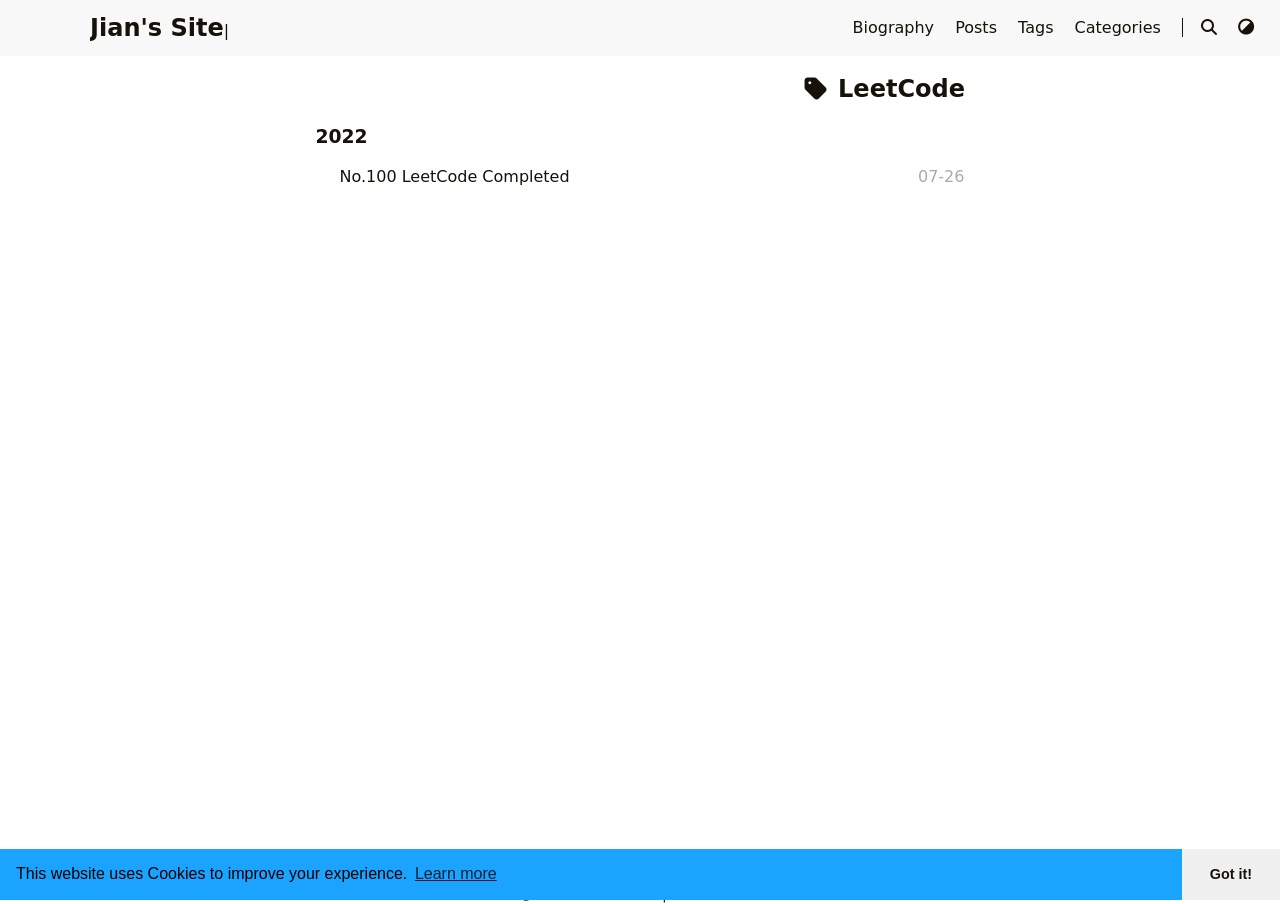
<file: tags/leetcode/index.html>
<!DOCTYPE html>
<html lang="en">
    <head>
        <meta charset="utf-8">
        <meta name="viewport" content="width=device-width, initial-scale=1">
        <meta name="robots" content="noodp" />
        <title>LeetCode - Tag - Jian&#39;s Site</title><meta name="Description" content="这是我的全新 Hugo 网站"><meta property="og:url" content="https://mysticor.github.io/tags/leetcode/">
  <meta property="og:site_name" content="Jian&#39;s Site">
  <meta property="og:title" content="LeetCode">
  <meta property="og:description" content="这是我的全新 Hugo 网站">
  <meta property="og:locale" content="en">
  <meta property="og:type" content="website">
    <meta property="og:image" content="https://mysticor.github.io/logo.png">

  <meta name="twitter:card" content="summary_large_image">
  <meta name="twitter:image" content="https://mysticor.github.io/logo.png">
  <meta name="twitter:title" content="LeetCode">
  <meta name="twitter:description" content="这是我的全新 Hugo 网站">
<meta name="application-name" content="LoveIt">
<meta name="apple-mobile-web-app-title" content="LoveIt">
<meta name="referrer" content="no-referrer" /><meta name="theme-color" content="#ffffff"><meta name="msapplication-TileColor" content="#da532c"><link rel="shortcut icon" type="image/x-icon" href="/favicon.ico" />
        <link rel="icon" type="image/png" sizes="32x32" href="/favicon-32x32.png">
        <link rel="icon" type="image/png" sizes="16x16" href="/favicon-16x16.png"><link rel="apple-touch-icon" sizes="180x180" href="/apple-touch-icon.png"><link rel="mask-icon" href="/safari-pinned-tab.svg" color="#5bbad5"><link rel="manifest" href="/site.webmanifest"><link rel="canonical" href="https://mysticor.github.io/tags/leetcode/" /><link rel="alternate" href="/tags/leetcode/index.xml" type="application/rss+xml" title="Jian&#39;s Site">
    <link rel="feed" href="/tags/leetcode/index.xml" type="application/rss+xml" title="Jian&#39;s Site"><link rel="stylesheet" href="/css/style.min.css"><link rel="preload" href="/lib/fontawesome-free/css/all.min.css" as="style" onload="this.onload=null;this.rel='stylesheet'">
        <noscript><link rel="stylesheet" href="/lib/fontawesome-free/css/all.min.css"></noscript><link rel="preload" href="/lib/animate/animate.min.css" as="style" onload="this.onload=null;this.rel='stylesheet'">
        <noscript><link rel="stylesheet" href="/lib/animate/animate.min.css"></noscript></head>
    <body data-header-desktop="fixed" data-header-mobile="auto"><script>
          const query = window.matchMedia('(prefers-color-scheme: dark)');
          function applyTheme() {
            let theme = window.localStorage?.getItem('theme') || 'auto';
            let isDark = theme === 'dark' || (theme === 'auto' && query.matches);
            document.body.setAttribute('theme', isDark? 'dark' : 'light');
            document.body.setAttribute('cfg-theme', theme);
          }

          applyTheme();
          query.addEventListener('change', applyTheme);
        </script>

        <div id="mask"></div><div class="wrapper"><header class="desktop" id="header-desktop">
    <div class="header-wrapper">
        <div class="header-title">
            <a href="/" title="Jian&#39;s Site"><span id="id-1" class="typeit"></span></a>
        </div>
        <div class="menu">
            <div class="menu-inner"><a class="menu-item" href="/biography/" title="Biography"> Biography </a><a class="menu-item" href="/posts/"> Posts </a><a class="menu-item" href="/tags/"> Tags </a><a class="menu-item" href="/categories/"> Categories </a><span class="menu-item delimiter"></span><span class="menu-item search" id="search-desktop">
                        <input type="text" placeholder="Search titles or contents..." id="search-input-desktop">
                        <a href="javascript:void(0);" class="search-button search-toggle" id="search-toggle-desktop" title="Search">
                            <i class="fas fa-search" aria-hidden="true"></i>
                        </a>
                        <a href="javascript:void(0);" class="search-button search-clear" id="search-clear-desktop" title="Clear">
                            <i class="fas fa-times-circle" aria-hidden="true"></i>
                        </a>
                        <span class="search-button search-loading" id="search-loading-desktop">
                            <i class="fas fa-spinner fa-spin" aria-hidden="true"></i>
                        </span>
                    </span><a href="javascript:void(0);" class="menu-item theme-switch" title="Switch Theme">
                    <i class="fas fa-adjust" aria-hidden="true"></i>
                </a></div>
        </div>
    </div>
</header><header class="mobile" id="header-mobile">
    <div class="header-container">
        <div class="header-wrapper">
            <div class="header-title">
                <a href="/" title="Jian&#39;s Site"><span id="id-2" class="typeit"></span></a>
            </div>
            <div class="menu-toggle" id="menu-toggle-mobile">
                <span></span><span></span><span></span>
            </div>
        </div>
        <div class="menu" id="menu-mobile"><div class="search-wrapper">
                    <div class="search mobile" id="search-mobile">
                        <input type="text" placeholder="Search titles or contents..." id="search-input-mobile">
                        <a href="javascript:void(0);" class="search-button search-toggle" id="search-toggle-mobile" title="Search">
                            <i class="fas fa-search" aria-hidden="true"></i>
                        </a>
                        <a href="javascript:void(0);" class="search-button search-clear" id="search-clear-mobile" title="Clear">
                            <i class="fas fa-times-circle" aria-hidden="true"></i>
                        </a>
                        <span class="search-button search-loading" id="search-loading-mobile">
                            <i class="fas fa-spinner fa-spin" aria-hidden="true"></i>
                        </span>
                    </div>
                    <a href="javascript:void(0);" class="search-cancel" id="search-cancel-mobile">
                        Cancel
                    </a>
                </div><a class="menu-item" href="/biography/" title="Biography">Biography</a><a class="menu-item" href="/posts/" title="">Posts</a><a class="menu-item" href="/tags/" title="">Tags</a><a class="menu-item" href="/categories/" title="">Categories</a><a href="javascript:void(0);" class="menu-item theme-switch" title="Switch Theme">
                <i class="fas fa-adjust" aria-hidden="true"></i>
            </a></div>
    </div>
</header><div class="search-dropdown desktop">
        <div id="search-dropdown-desktop"></div>
    </div>
    <div class="search-dropdown mobile">
        <div id="search-dropdown-mobile"></div>
    </div><main class="main">
                <div class="container"><div class="page archive"><h2 class="single-title animate__animated animate__pulse animate__faster"><i class="fas fa-tag" aria-hidden="true"></i>&nbsp;LeetCode</h2><h3 class="group-title">2022</h3><article class="archive-item">
                        <a href="/leetcode100/" class="archive-item-link">No.100 LeetCode Completed</a>
                        <span class="archive-item-date">07-26</span>
                    </article></div></div>
            </main><footer class="footer">
        <div class="footer-container"><div class="footer-line" itemscope itemtype="http://schema.org/CreativeWork"><i class="far fa-copyright" aria-hidden="true"></i><span itemprop="copyrightYear">2019 - 2026</span><span class="author" itemprop="copyrightHolder">&nbsp;<a href="/" target="_blank">xxxx</a></span>&nbsp;|&nbsp;<span class="license"><a rel="license external nofollow noopener noreffer" href="https://creativecommons.org/licenses/by-nc/4.0/" target="_blank">CC BY-NC 4.0</a></span></div>
        </div>
    </footer></div>

        <div id="fixed-buttons"><a href="#" id="back-to-top" class="fixed-button" title="Back to Top">
                <i class="fas fa-arrow-up" aria-hidden="true"></i>
            </a>
        </div>

        <div id="fixed-buttons-hidden"><a href="#" id="view-comments" class="fixed-button" title="View Comments">
                <i class="fas fa-comment" aria-hidden="true"></i>
            </a>
        </div><link rel="stylesheet" href="/lib/katex/katex.min.css"><link rel="stylesheet" href="/lib/cookieconsent/cookieconsent.min.css"><script src="/lib/autocomplete/autocomplete.min.js"></script><script src="/lib/lunr/lunr.min.js"></script><script src="/lib/lazysizes/lazysizes.min.js"></script><script src="/lib/clipboard/clipboard.min.js"></script><script src="/lib/sharer/sharer.min.js"></script><script src="/lib/typeit/index.umd.js"></script><script src="/lib/katex/katex.min.js"></script><script src="/lib/katex/contrib/auto-render.min.js"></script><script src="/lib/katex/contrib/copy-tex.min.js"></script><script src="/lib/katex/contrib/mhchem.min.js"></script><script src="/lib/cookieconsent/cookieconsent.min.js"></script><script>window.config={"cookieconsent":{"content":{"dismiss":"Got it!","link":"Learn more","message":"This website uses Cookies to improve your experience."},"enable":true,"palette":{"button":{"background":"#f0f0f0"},"popup":{"background":"#1aa3ff"}},"theme":"edgeless"},"data":{"id-1":"Jian's Site","id-2":"Jian's Site"},"math":{"delimiters":[{"display":true,"left":"$$","right":"$$"},{"display":true,"left":"\\[","right":"\\]"},{"display":true,"left":"\\begin{equation}","right":"\\end{equation}"},{"display":true,"left":"\\begin{equation*}","right":"\\end{equation*}"},{"display":true,"left":"\\begin{align}","right":"\\end{align}"},{"display":true,"left":"\\begin{align*}","right":"\\end{align*}"},{"display":true,"left":"\\begin{alignat}","right":"\\end{alignat}"},{"display":true,"left":"\\begin{alignat*}","right":"\\end{alignat*}"},{"display":true,"left":"\\begin{gather}","right":"\\end{gather}"},{"display":true,"left":"\\begin{CD}","right":"\\end{CD}"},{"display":false,"left":"$","right":"$"},{"display":false,"left":"\\(","right":"\\)"}],"strict":false},"search":{"highlightTag":"em","lunrIndexURL":"/index.json","maxResultLength":10,"noResultsFound":"No results found","snippetLength":50,"type":"lunr"},"typeit":{"cursorChar":"|","cursorSpeed":1000,"data":{"id-1":["id-1"],"id-2":["id-2"]},"duration":-1,"speed":50}};</script><script src="/js/theme.js"></script></body>
</html>
</file>
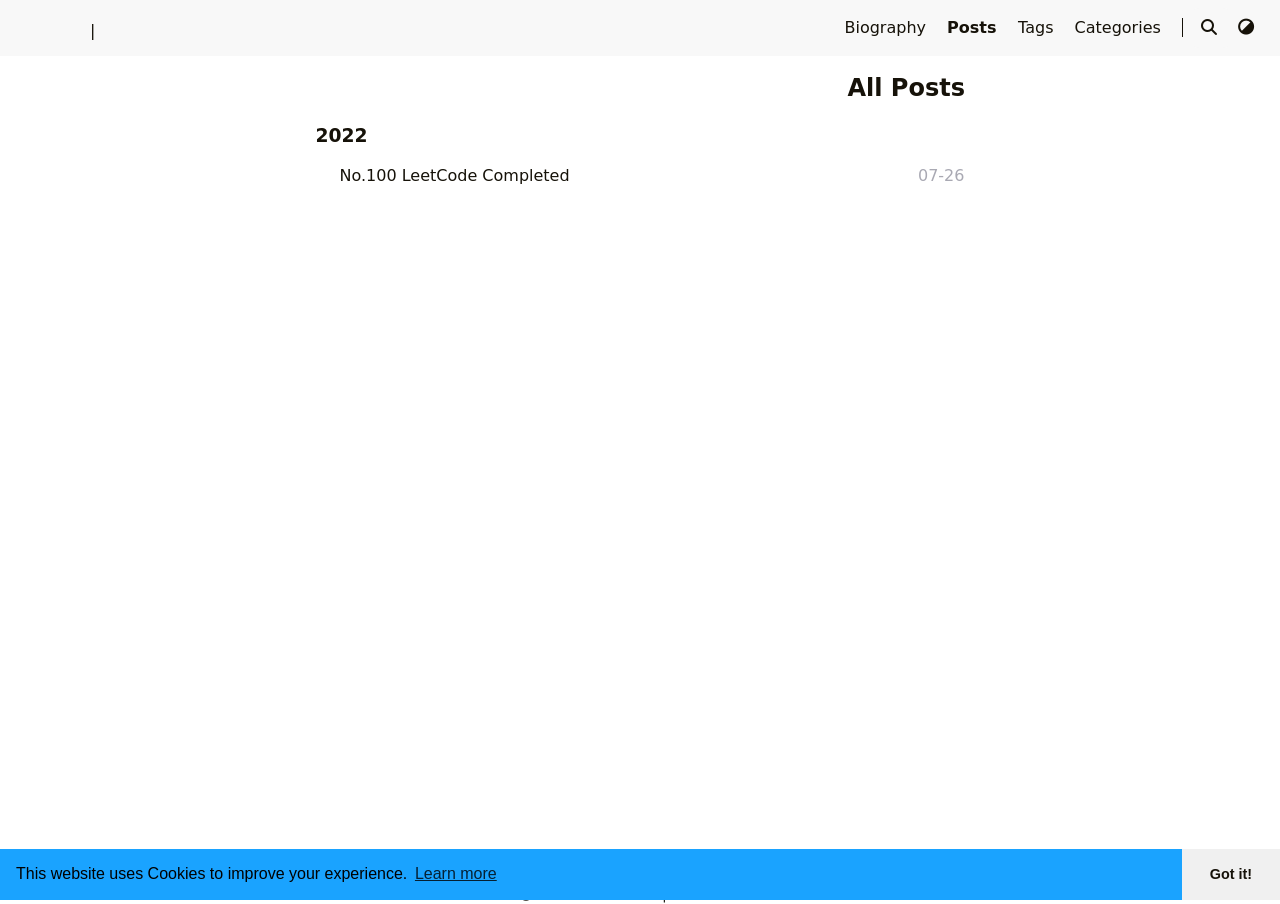
<file: posts/page/1/index.html>
<!DOCTYPE html>
<html lang="en">
  <head>
    <title>https://mysticor.github.io/posts/</title>
    <link rel="canonical" href="https://mysticor.github.io/posts/">
    <meta charset="utf-8">
    <meta http-equiv="refresh" content="0; url=https://mysticor.github.io/posts/">
  </head>
</html>
</file>
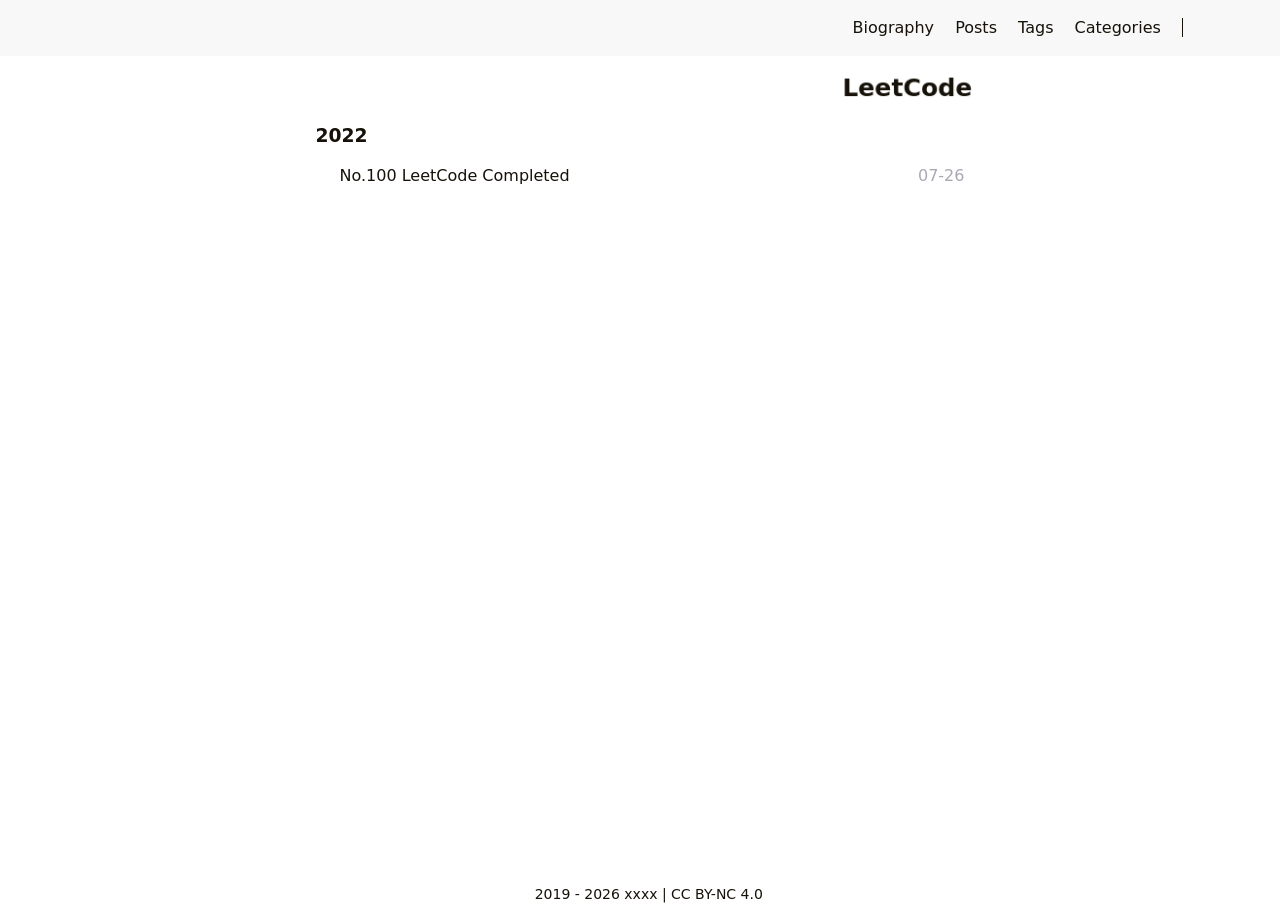
<file: tags/leetcode/page/1/index.html>
<!DOCTYPE html>
<html lang="en">
  <head>
    <title>https://mysticor.github.io/tags/leetcode/</title>
    <link rel="canonical" href="https://mysticor.github.io/tags/leetcode/">
    <meta charset="utf-8">
    <meta http-equiv="refresh" content="0; url=https://mysticor.github.io/tags/leetcode/">
  </head>
</html>
</file>
<file: css/style.min.css>
*,::before,::after{box-sizing:border-box}html{font-family:system-ui, 'Segoe UI', Roboto, Helvetica, Arial, sans-serif, 'Apple Color Emoji', 'Segoe UI Emoji';line-height:1.15;-webkit-text-size-adjust:100%;tab-size:4}body{margin:0}b,strong{font-weight:bolder}code,kbd,samp,pre{font-family:ui-monospace, SFMono-Regular, Consolas, 'Liberation Mono', Menlo, monospace;font-size:1em}small{font-size:80%}sub,sup{font-size:75%;line-height:0;position:relative;vertical-align:baseline}sub{bottom:-0.25em}sup{top:-0.5em}table{border-color:currentcolor}button,input,optgroup,select,textarea{font-family:inherit;font-size:100%;line-height:1.15;margin:0}button,[type='button'],[type='reset'],[type='submit']{-webkit-appearance:button}legend{padding:0}progress{vertical-align:baseline}::-webkit-inner-spin-button,::-webkit-outer-spin-button{height:auto}[type='search']{-webkit-appearance:textfield;outline-offset:-2px}::-webkit-search-decoration{-webkit-appearance:none}::-webkit-file-upload-button{-webkit-appearance:button;font:inherit}summary{display:list-item}@font-face{font-family:Emoji;src:local("Apple Color Emoji"),local("Segoe UI Emoji"),local("Segoe UI Symbol"),local("Noto Color Emoji");unicode-range:U+1F000-1F644, U+203C-3299}:root{--global-font-family: system-ui, -apple-system, Segoe UI, Roboto, Emoji, Helvetica, Arial, sans-serif;--global-font-size: 16px;--global-font-weight: 400;--global-line-height: 1.5rem;--header-height: 3.5rem;--header-title-font-family: system-ui, -apple-system, Segoe UI, Roboto, Emoji, Helvetica, Arial, sans-serif;--header-title-font-size: 1.5rem;--toc-title-font-size: 1.2rem;--toc-content-font-size: .875rem;--code-font-family: "Source Code Pro", Menlo, Monaco, Consolas, "Liberation Mono", "Courier New", monospace;--code-font-size: .875rem}html{font-family:var(--global-font-family);font-weight:var(--global-font-weight);font-display:swap;font-size:var(--global-font-size);line-height:var(--global-line-height);width:100%;scroll-behavior:smooth}html main [id]{scroll-margin-top:calc(var(--header-height) + .5rem)}html h1{line-height:125%}::-webkit-scrollbar{width:.5rem;height:.5rem}::-webkit-scrollbar-thumb{background-color:#87878d}::-webkit-scrollbar-thumb:hover{background-color:#a9a9b3}::selection{background-color:rgba(53,166,247,0.25)}[theme=dark] ::selection{background-color:rgba(50,112,194,0.4)}body{background-color:#fff;color:#161209;word-wrap:break-word;overflow-wrap:break-word;scrollbar-color:auto}body[theme=dark]{color:#a9a9b3;background-color:#292a2d}a,a::before,a::after{text-decoration:none;color:#161209}[theme=dark] a,[theme=dark] a::before,[theme=dark] a::after{color:#a9a9b3}a:active,a:hover{color:#2d96bd}[theme=dark] a:active,[theme=dark] a:hover{color:#fff}#mask{background-repeat:no-repeat;background-position:center;position:fixed;top:0;left:0;width:100%;height:100%;z-index:-1;background-color:rgba(0,0,0,0)}.blur #mask{z-index:100;background-color:rgba(0,0,0,0.25)}img.lazyload,img.lazyloading{-o-object-fit:scale-down;object-fit:scale-down;font-family:"object-fit: scale-down;"}img.lazyloaded{-o-object-fit:contain;object-fit:contain;font-family:"object-fit: contain;"}svg.icon{display:inline-block;width:1.25em;height:1em;text-align:center}svg.icon path{fill:currentColor}img.emoji{height:1em;width:1em;margin:0 .05em 0 .1em;vertical-align:-.1em}.details .details-summary:hover{cursor:pointer}.details i.details-icon{color:#a9a9b3;-webkit-transition:transform 0.2s ease;-moz-transition:transform 0.2s ease;-o-transition:transform 0.2s ease;transition:transform 0.2s ease}[theme=dark] .details i.details-icon{color:#5d5d5f}.details .details-content{max-height:0;overflow-y:hidden;-webkit-transition:max-height 0.8s cubic-bezier(0, 1, 0, 1) -0.1s;-moz-transition:max-height 0.8s cubic-bezier(0, 1, 0, 1) -0.1s;-o-transition:max-height 0.8s cubic-bezier(0, 1, 0, 1) -0.1s;transition:max-height 0.8s cubic-bezier(0, 1, 0, 1) -0.1s}.details.open i.details-icon{-webkit-transform:rotate(90deg);-ms-transform:rotate(90deg);-o-transform:rotate(90deg);transform:rotate(90deg)}.details.open .details-content{max-height:10000px;-webkit-transition:max-height 0.8s cubic-bezier(0.5, 0, 1, 0) 0s;-moz-transition:max-height 0.8s cubic-bezier(0.5, 0, 1, 0) 0s;-o-transition:max-height 0.8s cubic-bezier(0.5, 0, 1, 0) 0s;transition:max-height 0.8s cubic-bezier(0.5, 0, 1, 0) 0s}#fixed-buttons{display:none}#fixed-buttons-hidden{display:none}.fixed-button{display:block;z-index:100;position:fixed;right:1.5rem;bottom:1.5rem;font-size:1rem;line-height:1.3rem;padding:.6rem .6rem;color:#a9a9b3;background:#f8f8f8;-webkit-border-radius:2rem;-moz-border-radius:2rem;border-radius:2rem;-webkit-transition:color 0.4s ease;-moz-transition:color 0.4s ease;-o-transition:color 0.4s ease;transition:color 0.4s ease}.blur .fixed-button{-webkit-filter:blur(1.5px);filter:blur(1.5px)}.fixed-button:hover,.fixed-button:active{color:#161209;cursor:pointer}.fixed-button:active,.fixed-button:focus,.fixed-button:hover{outline:none}[theme=dark] .fixed-button{color:#5d5d5f;background:#252627}[theme=dark] .fixed-button:hover,[theme=dark] .fixed-button:active{color:#a9a9b3}.fixed-button:nth-last-of-type(1){bottom:1.5rem}.fixed-button:nth-last-of-type(2){bottom:4.5rem}.fixed-button:nth-last-of-type(3){bottom:7.5rem}.cc-window.cc-banner .cc-btn{color:#161209}.cc-window.cc-banner .cc-btn:hover,.cc-window.cc-banner .cc-btn:focus{background-color:#ccc}[theme=dark] .cc-window.cc-banner .cc-btn{color:#161209}[theme=dark] .cc-window.cc-banner .cc-btn:hover,[theme=dark] .cc-window.cc-banner .cc-btn:focus{background-color:#fff}.wrapper{display:flex;flex-direction:column;min-height:100vh;width:100%}.wrapper main{flex:1 0 auto}.wrapper main .container{padding:0 1rem}.page{position:relative;max-width:1080px;width:64%;margin:0 auto}[data-header-desktop] .page{padding-top:var(--header-height)}[data-header-desktop=normal] .page{padding-top:0}.blur .page{-webkit-filter:blur(1.5px);filter:blur(1.5px)}.toc .toc-title{font-size:var(--toc-title-font-size);font-weight:bold;text-transform:uppercase}.toc .toc-content{font-size:var(--toc-content-font-size)}.toc .toc-content ul{text-indent:-0.85rem;padding-left:.8rem;list-style:none}.toc .toc-content ul a:first-child::before{content:"|";font-weight:bolder;margin-right:.5rem;color:#2d96bd}[theme=dark] .toc .toc-content ul a:first-child::before{color:#55bde2}.toc .toc-content ul ul{padding-left:1.5rem}.toc ruby{background:#f5f5f5}.toc ruby rt{color:#a9a9b3}[theme=dark] .toc ruby{background:#272C34}[theme=dark] .toc ruby rt{color:#5d5d5f}#toc-auto{display:block;position:absolute;width:10000px;max-width:0;padding:0 .8rem;border-left:4px solid #f0f0f0;word-wrap:break-word;overflow-wrap:break-word;box-sizing:border-box;top:10rem;left:0;visibility:hidden}[data-header-desktop=normal] #toc-auto{top:5rem}.blur #toc-auto{-webkit-filter:blur(1.5px);filter:blur(1.5px)}[theme=dark] #toc-auto{border-left-color:#363636}#toc-auto .toc-title{margin:.8rem 0}#toc-auto .toc-content.always-active ul{display:block}#toc-auto .toc-content>nav>ul{margin:.625rem 0}#toc-auto .toc-content ul ul{display:none}#toc-auto .toc-content ul .has-active>ul{display:block}#toc-auto .toc-content a.active{font-weight:bold;color:#2d96bd}[theme=dark] #toc-auto .toc-content a.active{color:#55bde2}#toc-auto .toc-content a.active::before{color:#ef3982}[theme=dark] #toc-auto .toc-content a.active::before{color:#bdebfc}#toc-static{display:none;margin:.8rem 0}#toc-static[data-kept=true]{display:block}#toc-static .toc-title{display:flex;justify-content:space-between;line-height:2em;padding:0 .75rem;background:#e6e6e6}[theme=dark] #toc-static .toc-title{background:#1a1d23}#toc-static .toc-content{background-color:#f5f5f5}#toc-static .toc-content>nav>ul{margin:0;padding:.4rem 1rem .4rem 1.8rem}[theme=dark] #toc-static .toc-content{background-color:#272C34}#toc-static.open .toc-title{background:#ededed}[theme=dark] #toc-static.open .toc-title{background:#20252b}.single .single-title{margin:2rem 0 .5rem;font-size:1.6rem;font-weight:bold;line-height:140%}.single .single-subtitle{margin:.5rem 0;font-size:1.2rem;font-weight:normal;line-height:100%}.single .post-meta{font-size:.875rem;color:#a9a9b3}.single .post-meta span{display:inline-block}[theme=dark] .single .post-meta{color:#5d5d5f}.single .post-meta a,.single .post-meta a::before,.single .post-meta a::after{text-decoration:none;color:#2d96bd}[theme=dark] .single .post-meta a,[theme=dark] .single .post-meta a::before,[theme=dark] .single .post-meta a::after{color:#a9a9b3}.single .post-meta a:active,.single .post-meta a:hover{color:#ef3982}[theme=dark] .single .post-meta a:active,[theme=dark] .single .post-meta a:hover{color:#fff}.single .post-meta .author{font-size:1.05rem}.single .featured-image{margin:.5rem 0 1rem 0}.single .featured-image img{display:block;max-width:100%;height:auto;margin:0 auto;overflow:hidden}.single .featured-image img.lazyloaded{width:100%}.single .content>h2{font-size:1.5rem}.single .content>h2 code{font-size:1.25rem}.single .content>h3{font-size:1.375rem}.single .content>h3 code{font-size:1.125rem}.single .content>h4{font-size:1.25rem}.single .content>h4 code{font-size:1rem}.single .content>h5{font-size:1.125rem}.single .content>h6{font-size:1rem}.single .content h2,.single .content h3,.single .content h4,.single .content h5,.single .content h6{font-weight:bold;margin:1.2rem 0}[theme=dark] .single .content h2,[theme=dark] .single .content h3,[theme=dark] .single .content h4,[theme=dark] .single .content h5,[theme=dark] .single .content h6{font-weight:bolder}.single .content>h2>.header-mark::before,.single .content>h3>.header-mark::before,.single .content>h4>.header-mark::before,.single .content>h5>.header-mark::before,.single .content>h6>.header-mark::before{content:"|";margin-right:.3125rem;color:#2d96bd}[theme=dark] .single .content>h2>.header-mark::before,[theme=dark] .single .content>h3>.header-mark::before,[theme=dark] .single .content>h4>.header-mark::before,[theme=dark] .single .content>h5>.header-mark::before,[theme=dark] .single .content>h6>.header-mark::before{color:#55bde2}.single .content>h2>.header-mark::before{content:"#"}.single .content p{margin:.5rem 0}.single .content b,.single .content strong{font-weight:bold}[theme=dark] .single .content b,[theme=dark] .single .content strong{color:#ddd}.single .content a,.single .content a::before,.single .content a::after{text-decoration:none;color:#2d96bd}[theme=dark] .single .content a,[theme=dark] .single .content a::before,[theme=dark] .single .content a::after{color:#55bde2}.single .content a:active,.single .content a:hover{color:#ef3982}[theme=dark] .single .content a:active,[theme=dark] .single .content a:hover{color:#bdebfc}.single .content a{word-wrap:break-word;overflow-wrap:break-word}[theme=dark] .single .content a b,[theme=dark] .single .content a strong{color:#55bde2}.single .content [theme=dark] a:hover b,.single .content [theme=dark] a:hover strong{color:#bdebfc}.single .content ul,.single .content ol{margin:.5rem 0;padding-left:2.5rem}.single .content ul{list-style-type:disc}.single .content ruby{background:#f5f5f5}.single .content ruby rt{color:#a9a9b3}[theme=dark] .single .content ruby{background:#272C34}[theme=dark] .single .content ruby rt{color:#5d5d5f}.single .content table{width:100%;max-width:100%;margin:.625rem 0;border-spacing:0;background:#fff;border-collapse:collapse;overflow-x:auto}.single .content table::-webkit-scrollbar{background-color:#fff}[theme=dark] .single .content table::-webkit-scrollbar{background-color:#272c34}[theme=dark] .single .content table{background:#272c34}.single .content table thead{background:#ededed}[theme=dark] .single .content table thead{background-color:#20252b}.single .content table th,.single .content table td{padding:.3rem 1rem;border:1px solid #e8e8e8}[theme=dark] .single .content table th,[theme=dark] .single .content table td{border-color:#1c2025}.single .content img{max-width:100%;min-height:1em;height:auto}.single .content figure{margin:.5rem;text-align:center}.single .content figure .image-caption:not(:empty){min-width:20%;max-width:80%;display:inline-block;padding:.5rem;margin:0 auto;font-size:.875rem;color:#969696}.single .content figure img{display:block;height:auto;margin:0 auto;overflow:hidden}.single .content blockquote{display:block;border-left:0.5rem solid #6bd6fd;background-color:rgba(107,214,253,0.2);padding:.25rem .75rem;margin:1rem 0}[theme=dark] .single .content blockquote{border-left-color:#59c5ec;background-color:rgba(89,197,236,0.2)}.single .content .footnotes{color:#a9a9b3}[theme=dark] .single .content .footnotes{color:#5d5d5f}.single .content .footnotes p{margin:.25rem 0}.single .content code{display:inline-block;max-width:100%;padding:0 .4rem;word-wrap:break-word;overflow-wrap:break-word;-webkit-line-break:anywhere;-ms-line-break:anywhere;line-break:anywhere;font-size:var(--code-font-size);font-family:var(--code-font-family);color:#E74C3C}[theme=dark] .single .content code{color:#E5BF78}.single .content pre{margin:0;padding:8px;-moz-tab-size:4;-o-tab-size:4;tab-size:4}.single .content pre code{padding:0}.single .content pre img{min-height:1em;max-height:1.2em;vertical-align:text-bottom}.single .content code,.single .content pre{background:#f5f5f5}[theme=dark] .single .content code,[theme=dark] .single .content pre{background:#272C34}.single .content .code-block{line-height:1.25rem;margin:.5rem 0}.single .content .code-block .code-header{display:flex;justify-content:space-between;align-items:center;box-sizing:border-box;width:100%;font-family:var(--global-font-family);font-weight:bold;color:#9c9c9c;background:#e1e1e1}[theme=dark] .single .content .code-block .code-header{color:#b1b0b0;background:#1a1d23}.single .content .code-block .code-header:hover{cursor:pointer}.single .content .code-block .code-header .code-title{width:100%;padding:.4rem}.single .content .code-block .code-header .code-title::after{padding-left:.2rem;content:"Code"}.single .content .code-block .code-header.language-bash .code-title::after{content:"Bash"}.single .content .code-block .code-header.language-c .code-title::after{content:"C"}.single .content .code-block .code-header.language-cs .code-title::after{content:"C#"}.single .content .code-block .code-header.language-cpp .code-title::after{content:"C++"}.single .content .code-block .code-header.language-clojure .code-title::after{content:"Clojure"}.single .content .code-block .code-header.language-coffeescript .code-title::after{content:"CoffeeScript"}.single .content .code-block .code-header.language-css .code-title::after{content:"CSS"}.single .content .code-block .code-header.language-dart .code-title::after{content:"Dart"}.single .content .code-block .code-header.language-diff .code-title::after{content:"Diff"}.single .content .code-block .code-header.language-erlang .code-title::after{content:"Erlang"}.single .content .code-block .code-header.language-go .code-title::after{content:"Go"}.single .content .code-block .code-header.language-go-html-template .code-title::after{content:"Go HTML Template"}.single .content .code-block .code-header.language-groovy .code-title::after{content:"Groovy"}.single .content .code-block .code-header.language-haskell .code-title::after{content:"Haskell"}.single .content .code-block .code-header.language-html .code-title::after{content:"HTML"}.single .content .code-block .code-header.language-http .code-title::after{content:"HTTP"}.single .content .code-block .code-header.language-xml .code-title::after{content:"XML"}.single .content .code-block .code-header.language-java .code-title::after{content:"Java"}.single .content .code-block .code-header.language-js .code-title::after{content:"JavaScript"}.single .content .code-block .code-header.language-javascript .code-title::after{content:"JavaScript"}.single .content .code-block .code-header.language-json .code-title::after{content:"JSON"}.single .content .code-block .code-header.language-kotlin .code-title::after{content:"Kotlin"}.single .content .code-block .code-header.language-latex .code-title::after{content:"LaTeX"}.single .content .code-block .code-header.language-less .code-title::after{content:"Less"}.single .content .code-block .code-header.language-lisp .code-title::after{content:"Lisp"}.single .content .code-block .code-header.language-lua .code-title::after{content:"Lua"}.single .content .code-block .code-header.language-makefile .code-title::after{content:"Makefile"}.single .content .code-block .code-header.language-markdown .code-title::after{content:"Markdown"}.single .content .code-block .code-header.language-matlab .code-title::after{content:"Matlab"}.single .content .code-block .code-header.language-objectivec .code-title::after{content:"Objective-C"}.single .content .code-block .code-header.language-php .code-title::after{content:"PHP"}.single .content .code-block .code-header.language-perl .code-title::after{content:"Perl"}.single .content .code-block .code-header.language-powershell .code-title::after{content:"PowerShell"}.single .content .code-block .code-header.language-posh .code-title::after{content:"PowerShell"}.single .content .code-block .code-header.language-puppet .code-title::after{content:"Puppet"}.single .content .code-block .code-header.language-pwsh .code-title::after{content:"PowerShell"}.single .content .code-block .code-header.language-python .code-title::after{content:"Python"}.single .content .code-block .code-header.language-r .code-title::after{content:"R"}.single .content .code-block .code-header.language-ruby .code-title::after{content:"Ruby"}.single .content .code-block .code-header.language-rust .code-title::after{content:"Rust"}.single .content .code-block .code-header.language-scala .code-title::after{content:"Scala"}.single .content .code-block .code-header.language-scss .code-title::after{content:"Scss"}.single .content .code-block .code-header.language-shell .code-title::after{content:"Shell"}.single .content .code-block .code-header.language-sql .code-title::after{content:"SQL"}.single .content .code-block .code-header.language-swift .code-title::after{content:"Swift"}.single .content .code-block .code-header.language-tex .code-title::after{content:"TeX"}.single .content .code-block .code-header.language-toml .code-title::after{content:"TOML"}.single .content .code-block .code-header.language-ts .code-title::after{content:"TypeScript"}.single .content .code-block .code-header.language-typescript .code-title::after{content:"TypeScript"}.single .content .code-block .code-header.language-vue .code-title::after{content:"Vue"}.single .content .code-block .code-header.language-yml .code-title::after{content:"YAML"}.single .content .code-block .code-header.language-yaml .code-title::after{content:"YAML"}.single .content .code-block .code-header .arrow{padding:0 .2rem;-webkit-transition:transform 0.2s ease;-moz-transition:transform 0.2s ease;-o-transition:transform 0.2s ease;transition:transform 0.2s ease}.single .content .code-block .code-header .ellipses{padding:.4rem}.single .content .code-block .code-header .copy{display:none;padding:.4rem}.single .content .code-block .code-header .copy:hover{cursor:pointer;color:#2d96bd}[theme=dark] .single .content .code-block .code-header .copy:hover{color:#fff}.single .content .code-block .highlight{position:relative;max-height:0;overflow-y:hidden;-webkit-transition:max-height 0.8s cubic-bezier(0, 1, 0, 1) -0.1s;-moz-transition:max-height 0.8s cubic-bezier(0, 1, 0, 1) -0.1s;-o-transition:max-height 0.8s cubic-bezier(0, 1, 0, 1) -0.1s;transition:max-height 0.8s cubic-bezier(0, 1, 0, 1) -0.1s;background:#f5f5f5}[theme=dark] .single .content .code-block .highlight{background:#272C34}.single .content .code-block .highlight .hl{background-color:#dcdcdc}[theme=dark] .single .content .code-block .highlight .hl{background-color:#1c2025}.single .content .code-block .highlight code{min-width:100%}.single .content .code-block .highlight code span.line{display:block;min-width:100%}.single .content .code-block .highlight .c,.single .content .code-block .highlight .ch,.single .content .code-block .highlight .cm,.single .content .code-block .highlight .c1,.single .content .code-block .highlight .cs,.single .content .code-block .highlight .cp,.single .content .code-block .highlight .cpf{font-style:italic}.single .content .code-block .highlight .gl{text-decoration:underline}.single .content .code-block .highlight .p{color:#a9a9b3}.single .content .code-block .highlight .k{color:#b501a9}.single .content .code-block .highlight .kc{color:#b501a9}.single .content .code-block .highlight .kd{color:#b501a9}.single .content .code-block .highlight .kn{color:#b501a9}.single .content .code-block .highlight .kp{color:#b501a9}.single .content .code-block .highlight .kr{color:#b501a9}.single .content .code-block .highlight .kt{color:#b501a9}.single .content .code-block .highlight .n{color:#333}.single .content .code-block .highlight .na{color:#2b77fa}.single .content .code-block .highlight .nb{color:#f74840}.single .content .code-block .highlight .bp{color:#f74840}.single .content .code-block .highlight .nc{color:#cb8100}.single .content .code-block .highlight .no{color:#2b77fa}.single .content .code-block .highlight .nd{color:#0086c1}.single .content .code-block .highlight .ni{color:#2b77fa}.single .content .code-block .highlight .ne{color:#2b77fa}.single .content .code-block .highlight .nf{color:#2b77fa}.single .content .code-block .highlight .fm{color:#1ccad6}.single .content .code-block .highlight .nl{color:#2b77fa}.single .content .code-block .highlight .nn{color:#2b77fa}.single .content .code-block .highlight .nx{color:#333}.single .content .code-block .highlight .py{color:#2b77fa}.single .content .code-block .highlight .nt{color:#2b77fa}.single .content .code-block .highlight .nv{color:#2b77fa}.single .content .code-block .highlight .vc{color:#2b77fa}.single .content .code-block .highlight .vg{color:#2b77fa}.single .content .code-block .highlight .vi{color:#2b77fa}.single .content .code-block .highlight .vm{color:#2b77fa}.single .content .code-block .highlight .l{color:#2aa198}.single .content .code-block .highlight .ld{color:#2aa198}.single .content .code-block .highlight .s{color:#24a443}.single .content .code-block .highlight .sa{color:#24a443}.single .content .code-block .highlight .sb{color:#24a443}.single .content .code-block .highlight .sc{color:#24a443}.single .content .code-block .highlight .dl{color:#24a443}.single .content .code-block .highlight .sd{color:#24a443}.single .content .code-block .highlight .s2{color:#24a443}.single .content .code-block .highlight .se{color:#24a443}.single .content .code-block .highlight .sh{color:#24a443}.single .content .code-block .highlight .si{color:#24a443}.single .content .code-block .highlight .sx{color:#24a443}.single .content .code-block .highlight .sr{color:#24a443}.single .content .code-block .highlight .s1{color:#24a443}.single .content .code-block .highlight .ss{color:#24a443}.single .content .code-block .highlight .m{color:#e2893c}.single .content .code-block .highlight .mb{color:#e2893c}.single .content .code-block .highlight .mf{color:#e2893c}.single .content .code-block .highlight .mh{color:#e2893c}.single .content .code-block .highlight .mi{color:#e2893c}.single .content .code-block .highlight .il{color:#e2893c}.single .content .code-block .highlight .mo{color:#e2893c}.single .content .code-block .highlight .o{color:#f19b04}.single .content .code-block .highlight .ow{color:#b501a9}.single .content .code-block .highlight .c{color:#a0a1a8}.single .content .code-block .highlight .ch{color:#a0a1a8}.single .content .code-block .highlight .cm{color:#a0a1a8}.single .content .code-block .highlight .c1{color:#a0a1a8}.single .content .code-block .highlight .cs{color:#a0a1a8}.single .content .code-block .highlight .cp{color:#a0a1a8}.single .content .code-block .highlight .cpf{color:#a0a1a8}.single .content .code-block .highlight .g{color:#e72d40}.single .content .code-block .highlight .gd{color:#e72d40}.single .content .code-block .highlight .ge{color:#e72d40}.single .content .code-block .highlight .gr{color:#e72d40}.single .content .code-block .highlight .gh{color:#e72d40}.single .content .code-block .highlight .gi{color:#e72d40}.single .content .code-block .highlight .go{color:#e72d40}.single .content .code-block .highlight .gp{color:#e72d40}.single .content .code-block .highlight .gs{color:#e72d40}.single .content .code-block .highlight .gu{color:#e72d40}.single .content .code-block .highlight .gt{color:#e72d40}.single .content .code-block .highlight .w{color:#bbb}[theme=dark] .single .content .code-block .highlight .p{color:#a9a9b3}[theme=dark] .single .content .code-block .highlight .k{color:#d371e3}[theme=dark] .single .content .code-block .highlight .kc{color:#d371e3}[theme=dark] .single .content .code-block .highlight .kd{color:#d371e3}[theme=dark] .single .content .code-block .highlight .kn{color:#d371e3}[theme=dark] .single .content .code-block .highlight .kp{color:#d371e3}[theme=dark] .single .content .code-block .highlight .kr{color:#d371e3}[theme=dark] .single .content .code-block .highlight .kt{color:#d371e3}[theme=dark] .single .content .code-block .highlight .n{color:#a9b2c0}[theme=dark] .single .content .code-block .highlight .na{color:#41b0f5}[theme=dark] .single .content .code-block .highlight .nb{color:#19b9c4}[theme=dark] .single .content .code-block .highlight .bp{color:#ecbf6f}[theme=dark] .single .content .code-block .highlight .nc{color:#ecbf6f}[theme=dark] .single .content .code-block .highlight .no{color:#41b0f5}[theme=dark] .single .content .code-block .highlight .nd{color:#ecbf6f}[theme=dark] .single .content .code-block .highlight .ni{color:#41b0f5}[theme=dark] .single .content .code-block .highlight .ne{color:#41b0f5}[theme=dark] .single .content .code-block .highlight .nf{color:#41b0f5}[theme=dark] .single .content .code-block .highlight .fm{color:#19b9c4}[theme=dark] .single .content .code-block .highlight .nl{color:#41b0f5}[theme=dark] .single .content .code-block .highlight .nn{color:#41b0f5}[theme=dark] .single .content .code-block .highlight .nx{color:#a9a9b3}[theme=dark] .single .content .code-block .highlight .py{color:#41b0f5}[theme=dark] .single .content .code-block .highlight .nt{color:#41b0f5}[theme=dark] .single .content .code-block .highlight .nv{color:#41b0f5}[theme=dark] .single .content .code-block .highlight .vc{color:#41b0f5}[theme=dark] .single .content .code-block .highlight .vg{color:#41b0f5}[theme=dark] .single .content .code-block .highlight .vi{color:#41b0f5}[theme=dark] .single .content .code-block .highlight .vm{color:#41b0f5}[theme=dark] .single .content .code-block .highlight .l{color:#2aa198}[theme=dark] .single .content .code-block .highlight .ld{color:#2aa198}[theme=dark] .single .content .code-block .highlight .s{color:#8cc570}[theme=dark] .single .content .code-block .highlight .sa{color:#8cc570}[theme=dark] .single .content .code-block .highlight .sb{color:#8cc570}[theme=dark] .single .content .code-block .highlight .sc{color:#8cc570}[theme=dark] .single .content .code-block .highlight .dl{color:#8cc570}[theme=dark] .single .content .code-block .highlight .sd{color:#8cc570}[theme=dark] .single .content .code-block .highlight .s2{color:#8cc570}[theme=dark] .single .content .code-block .highlight .se{color:#8cc570}[theme=dark] .single .content .code-block .highlight .sh{color:#8cc570}[theme=dark] .single .content .code-block .highlight .si{color:#8cc570}[theme=dark] .single .content .code-block .highlight .sx{color:#8cc570}[theme=dark] .single .content .code-block .highlight .sr{color:#8cc570}[theme=dark] .single .content .code-block .highlight .s1{color:#8cc570}[theme=dark] .single .content .code-block .highlight .ss{color:#8cc570}[theme=dark] .single .content .code-block .highlight .m{color:#db985c}[theme=dark] .single .content .code-block .highlight .mb{color:#db985c}[theme=dark] .single .content .code-block .highlight .mf{color:#db985c}[theme=dark] .single .content .code-block .highlight .mh{color:#db985c}[theme=dark] .single .content .code-block .highlight .mi{color:#db985c}[theme=dark] .single .content .code-block .highlight .il{color:#db985c}[theme=dark] .single .content .code-block .highlight .mo{color:#db985c}[theme=dark] .single .content .code-block .highlight .o{color:#ecbf6f}[theme=dark] .single .content .code-block .highlight .ow{color:#d371e3}[theme=dark] .single .content .code-block .highlight .c{color:#7e848f}[theme=dark] .single .content .code-block .highlight .ch{color:#7e848f}[theme=dark] .single .content .code-block .highlight .cm{color:#7e848f}[theme=dark] .single .content .code-block .highlight .c1{color:#7e848f}[theme=dark] .single .content .code-block .highlight .cs{color:#7e848f}[theme=dark] .single .content .code-block .highlight .cp{color:#7e848f}[theme=dark] .single .content .code-block .highlight .cpf{color:#7e848f}[theme=dark] .single .content .code-block .highlight .g{color:#f16372}[theme=dark] .single .content .code-block .highlight .gd{color:#f16372}[theme=dark] .single .content .code-block .highlight .ge{color:#f16372}[theme=dark] .single .content .code-block .highlight .gr{color:#f16372}[theme=dark] .single .content .code-block .highlight .gh{color:#f16372}[theme=dark] .single .content .code-block .highlight .gi{color:#f16372}[theme=dark] .single .content .code-block .highlight .go{color:#f16372}[theme=dark] .single .content .code-block .highlight .gp{color:#f16372}[theme=dark] .single .content .code-block .highlight .gs{color:#f16372}[theme=dark] .single .content .code-block .highlight .gu{color:#f16372}[theme=dark] .single .content .code-block .highlight .gt{color:#f16372}[theme=dark] .single .content .code-block .highlight .w{color:#bbb}.single .content .code-block.open .code-header{background:#ededed}[theme=dark] .single .content .code-block.open .code-header{background:#20252b}.single .content .code-block.open .code-header .arrow{-webkit-transform:rotate(90deg);-ms-transform:rotate(90deg);-o-transform:rotate(90deg);transform:rotate(90deg)}.single .content .code-block.open .code-header .ellipses{display:none}.single .content .code-block.open .code-header .copy{display:inline}.single .content .code-block.open .highlight{max-height:20000px;-webkit-transition:max-height 0.8s cubic-bezier(0.5, 0, 1, 0) 0s;-moz-transition:max-height 0.8s cubic-bezier(0.5, 0, 1, 0) 0s;-o-transition:max-height 0.8s cubic-bezier(0.5, 0, 1, 0) 0s;transition:max-height 0.8s cubic-bezier(0.5, 0, 1, 0) 0s}.single .content .code-block:not(.open) ::-webkit-scrollbar{height:0}.single .content .code-block.code-line-numbers span.line::before{display:inline-block;counter-increment:code-block;content:counter(code-block);min-width:4ch;text-align:right;text-wrap:nowrap;box-sizing:border-box;border-width:0;margin-right:1rem;color:#9c9c9c}[theme=dark] .single .content .code-block.code-line-numbers span.line::before{color:#b1b0b0}.single .content .gist{font-family:var(--code-font-family);font-size:var(--code-font-size)}.single .content .gist table,.single .content .gist table thead,.single .content .gist table tr,.single .content .gist table td{margin:0;padding:0;border:none}.single .content .gist .gist-file,.single .content .gist .gist-data,.single .content .gist .gist-meta{border:none}.single .content .gist .gist-meta{padding:.4rem .8rem;background-color:#e8e8e8}.single .content .gist .gist-meta a,.single .content .gist .gist-meta a::before,.single .content .gist .gist-meta a::after{text-decoration:none;color:#2d96bd}[theme=dark] .single .content .gist .gist-meta a,[theme=dark] .single .content .gist .gist-meta a::before,[theme=dark] .single .content .gist .gist-meta a::after{color:#55bde2}.single .content .gist .gist-meta a:active,.single .content .gist .gist-meta a:hover{color:#ef3982}[theme=dark] .single .content .gist .gist-meta a:active,[theme=dark] .single .content .gist .gist-meta a:hover{color:#bdebfc}[theme=dark] .single .content .gist .gist-meta{background-color:#1c2025}[theme=dark] .single .content .gist .highlight{background:#141414}[theme=dark] .single .content .gist .blob-num,[theme=dark] .single .content .gist .blob-code-inner,[theme=dark] .single .content .gist .highlight,[theme=dark] .single .content .gist .pl-enm,[theme=dark] .single .content .gist .pl-ko,[theme=dark] .single .content .gist .pl-mo,[theme=dark] .single .content .gist .pl-mp1 .pl-sf,[theme=dark] .single .content .gist .pl-ms,[theme=dark] .single .content .gist .pl-pdc1,[theme=dark] .single .content .gist .pl-scp,[theme=dark] .single .content .gist .pl-smc,[theme=dark] .single .content .gist .pl-som,[theme=dark] .single .content .gist .pl-va,[theme=dark] .single .content .gist .pl-vpf,[theme=dark] .single .content .gist .pl-vpu,[theme=dark] .single .content .gist .pl-mdr{color:#aab1bf}[theme=dark] .single .content .gist .pl-mb,[theme=dark] .single .content .gist .pl-pdb{font-weight:700}[theme=dark] .single .content .gist .pl-c,[theme=dark] .single .content .gist .pl-c span,[theme=dark] .single .content .gist .pl-pdc{color:#5b6270;font-style:italic}[theme=dark] .single .content .gist .pl-sr .pl-cce{color:#56b5c2;font-weight:400}[theme=dark] .single .content .gist .pl-ef,[theme=dark] .single .content .gist .pl-en,[theme=dark] .single .content .gist .pl-enf,[theme=dark] .single .content .gist .pl-eoai,[theme=dark] .single .content .gist .pl-kos,[theme=dark] .single .content .gist .pl-mh .pl-pdh,[theme=dark] .single .content .gist .pl-mr{color:#61afef}[theme=dark] .single .content .gist .pl-ens,[theme=dark] .single .content .gist .pl-vi{color:#be5046}[theme=dark] .single .content .gist .pl-enti,[theme=dark] .single .content .gist .pl-mai .pl-sf,[theme=dark] .single .content .gist .pl-ml,[theme=dark] .single .content .gist .pl-sf,[theme=dark] .single .content .gist .pl-sr,[theme=dark] .single .content .gist .pl-sr .pl-sra,[theme=dark] .single .content .gist .pl-src,[theme=dark] .single .content .gist .pl-st,[theme=dark] .single .content .gist .pl-vo{color:#56b5c2}[theme=dark] .single .content .gist .pl-eoi,[theme=dark] .single .content .gist .pl-mri,[theme=dark] .single .content .gist .pl-pds,[theme=dark] .single .content .gist .pl-pse .pl-s1,[theme=dark] .single .content .gist .pl-s,[theme=dark] .single .content .gist .pl-s1{color:#97c279}[theme=dark] .single .content .gist .pl-k,[theme=dark] .single .content .gist .pl-kolp,[theme=dark] .single .content .gist .pl-mc,[theme=dark] .single .content .gist .pl-pde{color:#c578dd}[theme=dark] .single .content .gist .pl-mi,[theme=dark] .single .content .gist .pl-pdi{color:#c578dd;font-style:italic}[theme=dark] .single .content .gist .pl-mp,[theme=dark] .single .content .gist .pl-stp{color:#818896}[theme=dark] .single .content .gist .pl-mdh,[theme=dark] .single .content .gist .pl-mdi,[theme=dark] .single .content .gist .pl-mdr{font-weight:400}[theme=dark] .single .content .gist .pl-mdht,[theme=dark] .single .content .gist .pl-mi1{color:#97c279;background:#020}[theme=dark] .single .content .gist .pl-md,[theme=dark] .single .content .gist .pl-mdhf{color:#df6b75;background:#200}[theme=dark] .single .content .gist .pl-corl{color:#df6b75;text-decoration:underline}[theme=dark] .single .content .gist .pl-ib{background:#df6b75}[theme=dark] .single .content .gist .pl-ii{background:#e0c184;color:#fff}[theme=dark] .single .content .gist .pl-iu{background:#e05151}[theme=dark] .single .content .gist .pl-ms1{color:#aab1bf;background:#373b41}[theme=dark] .single .content .gist .pl-c1,[theme=dark] .single .content .gist .pl-cn,[theme=dark] .single .content .gist .pl-e,[theme=dark] .single .content .gist .pl-eoa,[theme=dark] .single .content .gist .pl-eoac,[theme=dark] .single .content .gist .pl-eoac .pl-pde,[theme=dark] .single .content .gist .pl-kou,[theme=dark] .single .content .gist .pl-mm,[theme=dark] .single .content .gist .pl-mp .pl-s3,[theme=dark] .single .content .gist .pl-mq,[theme=dark] .single .content .gist .pl-s3,[theme=dark] .single .content .gist .pl-sok,[theme=dark] .single .content .gist .pl-sv,[theme=dark] .single .content .gist .pl-mb{color:#d19965}[theme=dark] .single .content .gist .pl-enc,[theme=dark] .single .content .gist .pl-entc,[theme=dark] .single .content .gist .pl-pse .pl-s2,[theme=dark] .single .content .gist .pl-s2,[theme=dark] .single .content .gist .pl-sc,[theme=dark] .single .content .gist .pl-smp,[theme=dark] .single .content .gist .pl-sr .pl-sre,[theme=dark] .single .content .gist .pl-stj,[theme=dark] .single .content .gist .pl-v,[theme=dark] .single .content .gist .pl-pdb{color:#e4bf7a}[theme=dark] .single .content .gist .pl-ent,[theme=dark] .single .content .gist .pl-entl,[theme=dark] .single .content .gist .pl-entm,[theme=dark] .single .content .gist .pl-mh,[theme=dark] .single .content .gist .pl-pdv,[theme=dark] .single .content .gist .pl-smi,[theme=dark] .single .content .gist .pl-sol,[theme=dark] .single .content .gist .pl-mdh,[theme=dark] .single .content .gist .pl-mdi{color:#df6b75}[theme=dark] .single .content iframe.instagram-media{border:none !important}.single .content .admonition{position:relative;margin:1rem 0;padding:0 .75rem;border-left:.25rem solid;overflow:auto;background-color:rgba(68,138,255,0.1);border-left-color:#448aff}.single .content .admonition .admonition-title{font-weight:bold;margin:0 -0.75rem;padding:.25rem 1.8rem}.single .content .admonition .admonition-content{padding:.5rem 0}.single .content .admonition i.icon{font-size:0.85rem;position:absolute;top:.6rem;left:.4rem}.single .content .admonition i.details-icon{position:absolute;top:.6rem;right:.3rem}.single .content .admonition .admonition-title{color:#448aff;border-bottom-color:rgba(68,138,255,0.1);background-color:rgba(68,138,255,0.25)}.single .content .admonition.open .admonition-title{background-color:rgba(68,138,255,0.1)}.single .content .admonition i.icon{color:#448aff;vertical-align:-0.125em}.single .content .admonition.abstract{background-color:rgba(0,176,255,0.1);border-left-color:#00b0ff}.single .content .admonition.abstract .admonition-title{color:#00b0ff;border-bottom-color:rgba(0,176,255,0.1);background-color:rgba(0,176,255,0.25)}.single .content .admonition.abstract.open .admonition-title{background-color:rgba(0,176,255,0.1)}.single .content .admonition.abstract i.icon{color:#00b0ff;vertical-align:-0.125em}.single .content .admonition.info{background-color:rgba(83,211,230,0.1);border-left-color:#00b8d4}.single .content .admonition.info .admonition-title{color:#00b8d4;border-bottom-color:rgba(83,211,230,0.1);background-color:rgba(83,211,230,0.25)}.single .content .admonition.info.open .admonition-title{background-color:rgba(83,211,230,0.1)}.single .content .admonition.info i.icon{color:#00b8d4;vertical-align:-0.125em}.single .content .admonition.todo{background-color:rgba(48,108,214,0.1);border-left-color:#306cd6}.single .content .admonition.todo .admonition-title{color:#306cd6;border-bottom-color:rgba(48,108,214,0.1);background-color:rgba(48,108,214,0.25)}.single .content .admonition.todo.open .admonition-title{background-color:rgba(48,108,214,0.1)}.single .content .admonition.todo i.icon{color:#306cd6;vertical-align:-0.125em}.single .content .admonition.tip{background-color:rgba(0,191,165,0.1);border-left-color:#00bfa5}.single .content .admonition.tip .admonition-title{color:#00bfa5;border-bottom-color:rgba(0,191,165,0.1);background-color:rgba(0,191,165,0.25)}.single .content .admonition.tip.open .admonition-title{background-color:rgba(0,191,165,0.1)}.single .content .admonition.tip i.icon{color:#00bfa5;vertical-align:-0.125em}.single .content .admonition.success{background-color:rgba(0,200,83,0.1);border-left-color:#00c853}.single .content .admonition.success .admonition-title{color:#00c853;border-bottom-color:rgba(0,200,83,0.1);background-color:rgba(0,200,83,0.25)}.single .content .admonition.success.open .admonition-title{background-color:rgba(0,200,83,0.1)}.single .content .admonition.success i.icon{color:#00c853;vertical-align:-0.125em}.single .content .admonition.question{background-color:rgba(100,221,23,0.1);border-left-color:#64dd17}.single .content .admonition.question .admonition-title{color:#64dd17;border-bottom-color:rgba(100,221,23,0.1);background-color:rgba(100,221,23,0.25)}.single .content .admonition.question.open .admonition-title{background-color:rgba(100,221,23,0.1)}.single .content .admonition.question i.icon{color:#64dd17;vertical-align:-0.125em}.single .content .admonition.warning{background-color:rgba(255,145,0,0.1);border-left-color:#ff9100}.single .content .admonition.warning .admonition-title{color:#ff9100;border-bottom-color:rgba(255,145,0,0.1);background-color:rgba(255,145,0,0.25)}.single .content .admonition.warning.open .admonition-title{background-color:rgba(255,145,0,0.1)}.single .content .admonition.warning i.icon{color:#ff9100;vertical-align:-0.125em}.single .content .admonition.failure{background-color:rgba(255,82,82,0.1);border-left-color:#ff5252}.single .content .admonition.failure .admonition-title{color:#ff5252;border-bottom-color:rgba(255,82,82,0.1);background-color:rgba(255,82,82,0.25)}.single .content .admonition.failure.open .admonition-title{background-color:rgba(255,82,82,0.1)}.single .content .admonition.failure i.icon{color:#ff5252;vertical-align:-0.125em}.single .content .admonition.danger{background-color:rgba(68,138,255,0.1);border-left-color:#ff1744}.single .content .admonition.danger .admonition-title{color:#ff1744;border-bottom-color:rgba(68,138,255,0.1);background-color:rgba(68,138,255,0.25)}.single .content .admonition.danger.open .admonition-title{background-color:rgba(68,138,255,0.1)}.single .content .admonition.danger i.icon{color:#ff1744;vertical-align:-0.125em}.single .content .admonition.bug{background-color:rgba(255,23,68,0.1);border-left-color:#f50057}.single .content .admonition.bug .admonition-title{color:#f50057;border-bottom-color:rgba(255,23,68,0.1);background-color:rgba(255,23,68,0.25)}.single .content .admonition.bug.open .admonition-title{background-color:rgba(255,23,68,0.1)}.single .content .admonition.bug i.icon{color:#f50057;vertical-align:-0.125em}.single .content .admonition.example{background-color:rgba(101,31,255,0.1);border-left-color:#651fff}.single .content .admonition.example .admonition-title{color:#651fff;border-bottom-color:rgba(101,31,255,0.1);background-color:rgba(101,31,255,0.25)}.single .content .admonition.example.open .admonition-title{background-color:rgba(101,31,255,0.1)}.single .content .admonition.example i.icon{color:#651fff;vertical-align:-0.125em}.single .content .admonition.quote{background-color:rgba(159,159,159,0.1);border-left-color:#9e9e9e}.single .content .admonition.quote .admonition-title{color:#9e9e9e;border-bottom-color:rgba(159,159,159,0.1);background-color:rgba(159,159,159,0.25)}.single .content .admonition.quote.open .admonition-title{background-color:rgba(159,159,159,0.1)}.single .content .admonition.quote i.icon{color:#9e9e9e;vertical-align:-0.125em}.single .content .admonition:last-child{margin-bottom:.75rem}.single .content .echarts{margin:.5rem 0;text-align:center}.single .content .mapbox{margin:.5rem 0;padding:.5rem 0}.single .content meting-js{margin:.5rem 0}.single .content .bilibili{position:relative;width:100%;height:0;padding-bottom:75%;margin:3% auto;text-align:center}.single .content .bilibili iframe{position:absolute;width:100%;height:100%;left:0;top:0}.single .content hr{margin:1rem 0;position:relative;border-top:1px dashed #f0f0f0;border-bottom:none}[theme=dark] .single .content hr{border-top:1px dashed #363636}.single .content kbd{display:inline-block;padding:.25rem;background-color:#fff;border:1px solid #f0f0f0;border-bottom-color:#f0f0f0;-webkit-border-radius:3px;-moz-border-radius:3px;border-radius:3px;-webkit-box-shadow:inset 0 -1px 0 #f0f0f0;box-shadow:inset 0 -1px 0 #f0f0f0;font-size:.8rem;font-family:var(--code-font-family);color:#E74C3C}[theme=dark] .single .content kbd{background-color:#292a2d;border:1px solid #363636;border-bottom-color:#363636;-webkit-box-shadow:inset 0 -1px 0 #363636;box-shadow:inset 0 -1px 0 #363636;color:#E5BF78}.single .content .version{height:1.25em;vertical-align:text-bottom}.single .content .person-mention.h-card{display:inline-block}.single .content .person-mention.h-card img{vertical-align:-12%;max-height:1.1em;margin-right:0;border-radius:50%}.single .post-footer{margin-top:3rem}.single .post-footer .post-info{border-bottom:1px solid #f0f0f0;padding:1rem 0 0.3rem}[theme=dark] .single .post-footer .post-info{border-bottom:1px solid #363636}.single .post-footer .post-info .post-info-line{display:flex;justify-content:space-between}.single .post-footer .post-info .post-info-line .post-info-mod{font-size:0.8em;color:#a9a9b3}[theme=dark] .single .post-footer .post-info .post-info-line .post-info-mod{color:#5d5d5f}.single .post-footer .post-info .post-info-line .post-info-mod a,.single .post-footer .post-info .post-info-line .post-info-mod a::before,.single .post-footer .post-info .post-info-line .post-info-mod a::after{text-decoration:none;color:#2d96bd}[theme=dark] .single .post-footer .post-info .post-info-line .post-info-mod a,[theme=dark] .single .post-footer .post-info .post-info-line .post-info-mod a::before,[theme=dark] .single .post-footer .post-info .post-info-line .post-info-mod a::after{color:#55bde2}.single .post-footer .post-info .post-info-line .post-info-mod a:active,.single .post-footer .post-info .post-info-line .post-info-mod a:hover{color:#ef3982}[theme=dark] .single .post-footer .post-info .post-info-line .post-info-mod a:active,[theme=dark] .single .post-footer .post-info .post-info-line .post-info-mod a:hover{color:#bdebfc}.single .post-footer .post-info .post-info-line .post-info-license{font-size:0.8em;color:#a9a9b3}[theme=dark] .single .post-footer .post-info .post-info-line .post-info-license{color:#5d5d5f}.single .post-footer .post-info .post-info-line .post-info-license a,.single .post-footer .post-info .post-info-line .post-info-license a::before,.single .post-footer .post-info .post-info-line .post-info-license a::after{text-decoration:none;color:#2d96bd}[theme=dark] .single .post-footer .post-info .post-info-line .post-info-license a,[theme=dark] .single .post-footer .post-info .post-info-line .post-info-license a::before,[theme=dark] .single .post-footer .post-info .post-info-line .post-info-license a::after{color:#55bde2}.single .post-footer .post-info .post-info-line .post-info-license a:active,.single .post-footer .post-info .post-info-line .post-info-license a:hover{color:#ef3982}[theme=dark] .single .post-footer .post-info .post-info-line .post-info-license a:active,[theme=dark] .single .post-footer .post-info .post-info-line .post-info-license a:hover{color:#bdebfc}.single .post-footer .post-info .post-info-line .post-info-md{font-size:0.8rem;width:8rem}.single .post-footer .post-info .post-info-line .post-info-md a,.single .post-footer .post-info .post-info-line .post-info-md a::before,.single .post-footer .post-info .post-info-line .post-info-md a::after{text-decoration:none;color:#2d96bd}[theme=dark] .single .post-footer .post-info .post-info-line .post-info-md a,[theme=dark] .single .post-footer .post-info .post-info-line .post-info-md a::before,[theme=dark] .single .post-footer .post-info .post-info-line .post-info-md a::after{color:#55bde2}.single .post-footer .post-info .post-info-line .post-info-md a:active,.single .post-footer .post-info .post-info-line .post-info-md a:hover{color:#ef3982}[theme=dark] .single .post-footer .post-info .post-info-line .post-info-md a:active,[theme=dark] .single .post-footer .post-info .post-info-line .post-info-md a:hover{color:#bdebfc}.single .post-footer .post-info .post-info-line .post-info-share a *{vertical-align:text-bottom}.single .post-footer .post-info-more{padding:0.3rem 0 1rem;display:flex;justify-content:space-between;font-size:0.9rem}.single .post-footer .post-tags{max-width:65%}.single .post-footer .post-tags *{display:inline}.single .post-footer .post-nav::before,.single .post-footer .post-nav::after{content:" ";display:table}.single .post-footer .post-nav a.prev,.single .post-footer .post-nav a.next{font-size:1rem;font-weight:600;-webkit-transition:all 0.3s ease-out;-moz-transition:all 0.3s ease-out;-o-transition:all 0.3s ease-out;transition:all 0.3s ease-out}.single .post-footer .post-nav a.prev{float:left}.single .post-footer .post-nav a.prev:hover{-webkit-transform:translateX(-4px);-ms-transform:translateX(-4px);-o-transform:translateX(-4px);transform:translateX(-4px)}.single .post-footer .post-nav a.next{float:right}.single .post-footer .post-nav a.next:hover{-webkit-transform:translateX(4px);-ms-transform:translateX(4px);-o-transform:translateX(4px);transform:translateX(4px)}.single #comments{padding:8rem 0 2rem}.single #comments .vemoji{max-width:1.5em;max-height:1.5em}.typeit{--ti-cursor-font-family: var(--global-font-family);--ti-cursor-font-size: var(--global-font-size);--ti-cursor-font-weight: var(--global-font-weight);--ti-cursor-line-height: var(--global-line-height);--ti-cursor-color: $global-font-secondary-color;--ti-cursor-margin-left: 0}.typeit .highlight{padding:.375rem;font-size:.875rem;font-family:var(--code-font-family);font-weight:bold;word-break:break-all;white-space:pre-wrap}[theme=dark] .typeit{--ti-cursor-color: $global-font-secondary-color-dark}.lg-toolbar .lg-icon::after{color:#999}.special .single-title,.special .single-subtitle{text-align:right}.archive .single-title{text-align:right}.archive .group-title{margin-top:1.5rem;margin-bottom:1rem}.archive .categories-card{margin:0 auto;margin-top:3rem;display:flex;align-items:center;justify-content:space-between;flex-direction:row;flex-wrap:wrap;line-height:1.6rem}.archive .categories-card .card-item{font-size:.875rem;text-align:left;width:45%;display:flex;align-items:flex-start;margin-top:2rem;min-height:10rem;padding:0 2%;position:relative}.archive .categories-card .card-item .card-item-wrapper{width:100%;overflow:hidden}.archive .categories-card .card-item .card-item-wrapper .card-item-title{font-size:1.2rem;font-weight:bold;display:inline-block;margin-top:1rem;margin-bottom:.75rem}.archive .categories-card .card-item .card-item-wrapper span{float:right;padding-right:1rem}.archive .archive-item{display:flex;justify-content:space-between;align-items:center;box-sizing:border-box;margin:.25rem 0 .25rem 1.5rem}.archive .archive-item-link{min-width:10%;overflow:hidden;white-space:nowrap;text-overflow:ellipsis}.archive .archive-item-link:hover{color:#2d96bd;background-color:transparent}[theme=dark] .archive .archive-item-link{color:#a9a9b3}[theme=dark] .archive .archive-item-link:hover{color:#fff}.archive .archive-item-date{width:5em;text-align:right;color:#a9a9b3}[theme=dark] .archive .archive-item-date{color:#5d5d5f}.archive .more-post{text-align:right}.archive .tag-cloud-tags{margin:10px 0}.archive .tag-cloud-tags a,.archive .tag-cloud-tags a::before,.archive .tag-cloud-tags a::after{text-decoration:none;color:#161209}[theme=dark] .archive .tag-cloud-tags a,[theme=dark] .archive .tag-cloud-tags a::before,[theme=dark] .archive .tag-cloud-tags a::after{color:#a9a9b3}.archive .tag-cloud-tags a:active,.archive .tag-cloud-tags a:hover{color:#2d96bd}[theme=dark] .archive .tag-cloud-tags a:active,[theme=dark] .archive .tag-cloud-tags a:hover{color:#fff}.archive .tag-cloud-tags a{display:inline-block;position:relative;margin:5px 10px;word-wrap:break-word;overflow-wrap:break-word;-webkit-transition:all ease-out 0.3s;-moz-transition:all ease-out 0.3s;-o-transition:all ease-out 0.3s;transition:all ease-out 0.3s}.archive .tag-cloud-tags a:active,.archive .tag-cloud-tags a:focus,.archive .tag-cloud-tags a:hover{-webkit-transform:scale(1.2);-ms-transform:scale(1.2);-o-transform:scale(1.2);transform:scale(1.2)}.archive .tag-cloud-tags a sup{color:#a9a9b3}[theme=dark] .archive .tag-cloud-tags a sup{color:#5d5d5f}.home{padding-bottom:5rem}.home .home-profile{-webkit-transform:translateY(16vh);-ms-transform:translateY(16vh);-o-transform:translateY(16vh);transform:translateY(16vh);padding:0 0 .5rem;text-align:center}.home .home-profile .home-avatar{padding:.5rem}.home .home-profile .home-avatar img{display:inline-block;width:8rem;height:auto;margin:0 auto;-webkit-border-radius:100%;-moz-border-radius:100%;border-radius:100%;-webkit-box-shadow:0 0 0 0.3618em rgba(0,0,0,0.05);box-shadow:0 0 0 0.3618em rgba(0,0,0,0.05);-webkit-transition:all 0.4s ease;-moz-transition:all 0.4s ease;-o-transition:all 0.4s ease;transition:all 0.4s ease}.home .home-profile .home-avatar img:hover{position:relative;-webkit-transform:translateY(-0.75rem);-ms-transform:translateY(-0.75rem);-o-transform:translateY(-0.75rem);transform:translateY(-0.75rem)}.home .home-profile .home-title{font-size:1.25rem;font-weight:bold;margin:0;padding:.5rem}.home .home-profile .home-subtitle{font-size:1rem;font-weight:normal;margin:0;padding:.5rem}.home .home-profile .links{padding:.5rem;font-size:1.5rem}.home .home-profile .links a *{vertical-align:text-bottom}.home .home-profile .links img{height:1.5rem;padding:0 .25rem}.home .home-profile .home-disclaimer{font-size:1rem;line-height:1.5rem;font-weight:normal;margin:0;padding:.5rem;color:#a9a9b3}[theme=dark] .home .home-profile .home-disclaimer{color:#5d5d5f}.home[data-home=posts] .home-profile{-webkit-transform:translateY(0);-ms-transform:translateY(0);-o-transform:translateY(0);transform:translateY(0);padding-top:2rem}.home[data-home=posts] .home-avatar img{width:6rem}.home[data-home=posts] .summary{padding-top:1rem;padding-bottom:.8rem;color:#161209;border-bottom:1px dashed #f0f0f0}[theme=dark] .home[data-home=posts] .summary{color:#a9a9b3;border-bottom:1px dashed #363636}.home[data-home=posts] .summary .featured-image-preview{width:100%;padding:30% 0 0;position:relative;margin:0.6rem auto;-webkit-transition:transform 0.4s ease;-moz-transition:transform 0.4s ease;-o-transition:transform 0.4s ease;transition:transform 0.4s ease}.home[data-home=posts] .summary .featured-image-preview img{position:absolute;width:100%;height:100%;left:0;top:0}.home[data-home=posts] .summary .featured-image-preview img.lazyloaded{-o-object-fit:cover;object-fit:cover;font-family:"object-fit: cover;"}.home[data-home=posts] .summary .featured-image-preview:hover{-webkit-transform:scale(1.01);-ms-transform:scale(1.01);-o-transform:scale(1.01);transform:scale(1.01)}.home[data-home=posts] .summary .single-title{font-size:1.25rem;line-height:140%;margin:0.4rem 0}.home[data-home=posts] .summary .content{display:-moz-box;display:-webkit-box;display:box;-webkit-box-orient:vertical;-moz-box-orient:vertical;-webkit-line-clamp:3;margin-top:.3rem;width:100%;overflow:hidden;text-overflow:ellipsis;word-wrap:break-word;overflow-wrap:break-word;color:#a9a9b3}[theme=dark] .home[data-home=posts] .summary .content{color:#5d5d5f}.home[data-home=posts] .summary .content h2,.home[data-home=posts] .summary .content h3,.home[data-home=posts] .summary .content h4,.home[data-home=posts] .summary .content h5,.home[data-home=posts] .summary .content h6,.home[data-home=posts] .summary .content p{font-size:1rem;line-height:1.5;display:inline}.home[data-home=posts] .summary .content h2::after,.home[data-home=posts] .summary .content h3::after,.home[data-home=posts] .summary .content h4::after,.home[data-home=posts] .summary .content h5::after,.home[data-home=posts] .summary .content h6::after,.home[data-home=posts] .summary .content p::after{content:"\A";white-space:pre}.home[data-home=posts] .summary .content h2{font-size:1.125rem}.home[data-home=posts] .summary .content a,.home[data-home=posts] .summary .content a::before,.home[data-home=posts] .summary .content a::after{text-decoration:none;color:#2d96bd}[theme=dark] .home[data-home=posts] .summary .content a,[theme=dark] .home[data-home=posts] .summary .content a::before,[theme=dark] .home[data-home=posts] .summary .content a::after{color:#a9a9b3}.home[data-home=posts] .summary .content a:active,.home[data-home=posts] .summary .content a:hover{color:#ef3982}[theme=dark] .home[data-home=posts] .summary .content a:active,[theme=dark] .home[data-home=posts] .summary .content a:hover{color:#fff}.home[data-home=posts] .summary .content b,.home[data-home=posts] .summary .content strong{color:#a9a9b3}[theme=dark] .home[data-home=posts] .summary .content b,[theme=dark] .home[data-home=posts] .summary .content strong{color:#5d5d5f}.home[data-home=posts] .summary .post-footer{margin-top:.4rem;display:flex;justify-content:space-between;align-items:center;font-size:.875rem}.home[data-home=posts] .summary .post-footer a,.home[data-home=posts] .summary .post-footer a::before,.home[data-home=posts] .summary .post-footer a::after{text-decoration:none;color:#2d96bd}[theme=dark] .home[data-home=posts] .summary .post-footer a,[theme=dark] .home[data-home=posts] .summary .post-footer a::before,[theme=dark] .home[data-home=posts] .summary .post-footer a::after{color:#55bde2}.home[data-home=posts] .summary .post-footer a:active,.home[data-home=posts] .summary .post-footer a:hover{color:#ef3982}[theme=dark] .home[data-home=posts] .summary .post-footer a:active,[theme=dark] .home[data-home=posts] .summary .post-footer a:hover{color:#bdebfc}.home[data-home=posts] .summary .post-footer .post-tags{padding:0}.home[data-home=posts] .summary .post-footer .post-tags a,.home[data-home=posts] .summary .post-footer .post-tags a::before,.home[data-home=posts] .summary .post-footer .post-tags a::after{text-decoration:none;color:#161209}[theme=dark] .home[data-home=posts] .summary .post-footer .post-tags a,[theme=dark] .home[data-home=posts] .summary .post-footer .post-tags a::before,[theme=dark] .home[data-home=posts] .summary .post-footer .post-tags a::after{color:#a9a9b3}.home[data-home=posts] .summary .post-footer .post-tags a:active,.home[data-home=posts] .summary .post-footer .post-tags a:hover{color:#2d96bd}[theme=dark] .home[data-home=posts] .summary .post-footer .post-tags a:active,[theme=dark] .home[data-home=posts] .summary .post-footer .post-tags a:hover{color:#fff}#content-404{font-size:1.8rem;line-height:3rem;-webkit-transform:translateY(30vh);-ms-transform:translateY(30vh);-o-transform:translateY(30vh);transform:translateY(30vh);text-align:center}header{width:100%;z-index:150;background-color:#f8f8f8;-webkit-transition:box-shadow 0.3s ease;-moz-transition:box-shadow 0.3s ease;-o-transition:box-shadow 0.3s ease;transition:box-shadow 0.3s ease}[theme=dark] header{background-color:#252627}header .logo{min-height:1.5em;height:1.5em;vertical-align:text-bottom}header .logo,header .header-title-pre{padding-right:.25rem}header .header-title-post{padding-left:.25rem}header:hover{-webkit-box-shadow:0 0 1.5rem 0 rgba(0,0,0,0.1);box-shadow:0 0 1.5rem 0 rgba(0,0,0,0.1)}.header-wrapper{display:flex;justify-content:space-between;align-items:center;box-sizing:border-box;width:100%}.header-title{font-family:var(--header-title-font-family);font-weight:bold;margin-right:.5rem;min-width:10%;overflow:hidden;white-space:nowrap;text-overflow:ellipsis;-webkit-flex:10;flex:10}.menu .menu-item{position:relative}.language-select{position:absolute;opacity:0;left:0;top:0;width:100%;height:100%}.language-select:hover{cursor:pointer}.search{position:relative}.search input{color:transparent;box-sizing:border-box;height:2.5rem;width:2.5rem;-webkit-border-radius:.5rem;-moz-border-radius:.5rem;border-radius:.5rem;border:none;outline:none;background-color:#f8f8f8;vertical-align:baseline !important;-webkit-transition:width 0.3s ease;-moz-transition:width 0.3s ease;-o-transition:width 0.3s ease;transition:width 0.3s ease}[theme=dark] .search input{background-color:#252627}.search input::-webkit-input-placeholder{color:rgba(0,0,0,0)}.search input:-moz-placeholder{color:rgba(0,0,0,0)}.search input::-moz-placeholder{color:rgba(0,0,0,0)}.search input:-ms-input-placeholder{color:rgba(0,0,0,0)}.search input::placeholder{color:rgba(0,0,0,0)}.search .search-button{margin:0;position:absolute;left:auto;right:1rem}.search .search-toggle{left:.5rem;right:auto}.search .search-loading{display:none}.search .search-clear{display:none}.open .search input,.search.mobile input{color:#161209;background-color:#e9e9e9;padding:0 2rem 0 2rem}[theme=dark] .open .search input,[theme=dark] .search.mobile input{color:#a9a9b3;background-color:#363636}[theme=dark] .open .search input::-webkit-input-placeholder,[theme=dark] .search.mobile input::-webkit-input-placeholder{color:#5d5d5f}[theme=dark] .open .search input:-moz-placeholder,[theme=dark] .search.mobile input:-moz-placeholder{color:#5d5d5f}[theme=dark] .open .search input::-moz-placeholder,[theme=dark] .search.mobile input::-moz-placeholder{color:#5d5d5f}[theme=dark] .open .search input:-ms-input-placeholder,[theme=dark] .search.mobile input:-ms-input-placeholder{color:#5d5d5f}[theme=dark] .open .search input::placeholder,[theme=dark] .search.mobile input::placeholder{color:#5d5d5f}.open .search input::-webkit-input-placeholder,.search.mobile input::-webkit-input-placeholder{color:#a9a9b3}.open .search input:-moz-placeholder,.search.mobile input:-moz-placeholder{color:#a9a9b3}.open .search input::-moz-placeholder,.search.mobile input::-moz-placeholder{color:#a9a9b3}.open .search input:-ms-input-placeholder,.search.mobile input:-ms-input-placeholder{color:#a9a9b3}.open .search input::placeholder,.search.mobile input::placeholder{color:#a9a9b3}.open .search .search-button,.search.mobile .search-button{color:#a9a9b3}[theme=dark] .open .search .search-button,[theme=dark] .search.mobile .search-button{color:#5d5d5f}.open .search .search-clear:hover,.search.mobile .search-clear:hover{color:#ff6b6b}.open .search .search-toggle:hover,.search.mobile .search-toggle:hover{cursor:default}.theme-switch i{-webkit-transform:rotate(225deg);-ms-transform:rotate(225deg);-o-transform:rotate(225deg);transform:rotate(225deg)}[cfg-theme=light] .theme-switch i{--fa: '\f185'}[cfg-theme=dark] .theme-switch i{--fa: '\f186'}#header-desktop{display:block;position:fixed;height:var(--header-height);line-height:var(--header-height)}[data-header-desktop=normal] #header-desktop{position:static}#header-desktop .header-wrapper{padding:0 2rem 0 10vh}#header-desktop .header-wrapper .header-title{font-size:var(--header-title-font-size)}#header-desktop .header-wrapper .menu{overflow:hidden;white-space:nowrap}#header-desktop .header-wrapper .menu .menu-inner{float:right}#header-desktop .header-wrapper .menu .menu-item{margin:0 .5rem}#header-desktop .header-wrapper .menu .menu-item.delimiter{border-left:1.5px solid #161209}[theme=dark] #header-desktop .header-wrapper .menu .menu-item.delimiter{border-left-color:#363636}#header-desktop .header-wrapper .menu .menu-item.language{margin-right:0}#header-desktop .header-wrapper .menu .menu-item.search{margin:0 -.5rem 0 0}#header-desktop .header-wrapper .menu a.active{font-weight:900;color:#161209}[theme=dark] #header-desktop .header-wrapper .menu a.active{color:#fff}#header-desktop.open .header-wrapper .menu .menu-item.search{margin:0 .25rem 0 .5rem}#header-desktop.open .header-wrapper .menu .menu-item.search input{width:24rem}#header-mobile{display:none;position:fixed;height:var(--header-height);line-height:var(--header-height)}[data-header-mobile=normal] #header-mobile{position:static}#header-mobile .header-container{padding:0;margin:0}#header-mobile .header-container .header-wrapper{padding:0 1rem;font-size:1.125rem;-webkit-transition:margin-top 0.3s ease;-moz-transition:margin-top 0.3s ease;-o-transition:margin-top 0.3s ease;transition:margin-top 0.3s ease}#header-mobile .header-container .header-wrapper .header-title{font-size:var(--header-title-font-size);max-width:80%}#header-mobile .header-container .header-wrapper .menu-toggle{line-height:4rem;cursor:pointer;-webkit-transition:width 0.3s ease;-moz-transition:width 0.3s ease;-o-transition:width 0.3s ease;transition:width 0.3s ease}#header-mobile .header-container .header-wrapper .menu-toggle span{display:block;background:#161209;width:1.5rem;height:2px;-webkit-border-radius:3px;-moz-border-radius:3px;border-radius:3px;-webkit-transition:all 0.3s ease-in-out;-moz-transition:all 0.3s ease-in-out;-o-transition:all 0.3s ease-in-out;transition:all 0.3s ease-in-out}[theme=dark] #header-mobile .header-container .header-wrapper .menu-toggle span{background:#a9a9b3}#header-mobile .header-container .header-wrapper .menu-toggle span:nth-child(1){margin-bottom:.5rem}#header-mobile .header-container .header-wrapper .menu-toggle span:nth-child(3){margin-top:.5rem}#header-mobile .header-container .header-wrapper .menu-toggle.active span:nth-child(1){-webkit-transform:rotate(45deg) translate(0.4rem, 0.5rem);-ms-transform:rotate(45deg) translate(0.4rem, 0.5rem);-o-transform:rotate(45deg) translate(0.4rem, 0.5rem);transform:rotate(45deg) translate(0.4rem, 0.5rem)}#header-mobile .header-container .header-wrapper .menu-toggle.active span:nth-child(2){opacity:0}#header-mobile .header-container .header-wrapper .menu-toggle.active span:nth-child(3){-webkit-transform:rotate(-45deg) translate(0.4rem, -0.5rem);-ms-transform:rotate(-45deg) translate(0.4rem, -0.5rem);-o-transform:rotate(-45deg) translate(0.4rem, -0.5rem);transform:rotate(-45deg) translate(0.4rem, -0.5rem)}#header-mobile .header-container .menu{text-align:center;background:#f8f8f8;border-top:2px solid #f0f0f0;display:none;padding-top:.5rem;-webkit-box-shadow:0 0.125rem 0.25rem rgba(0,0,0,0.1);box-shadow:0 0.125rem 0.25rem rgba(0,0,0,0.1)}#header-mobile .header-container .menu .search-wrapper{display:flex;justify-content:space-between;align-items:center;box-sizing:border-box;padding:calc((var(--header-height) - 2.5rem) / 2) 1rem;line-height:2.5rem}#header-mobile .header-container .menu .search{flex-grow:10}#header-mobile .header-container .menu .search .algolia-autocomplete,#header-mobile .header-container .menu .search input{width:100%}#header-mobile .header-container .menu .search-button{top:0}#header-mobile .header-container .menu .search-cancel{display:none;margin-left:.75rem}#header-mobile .header-container .menu .menu-item{display:block;line-height:2.5rem}#header-mobile .header-container .menu.active{display:block}[theme=dark] #header-mobile .header-container .menu{background:#252627;border-top-color:#363636}#header-mobile.open .header-wrapper{margin-top:calc(0px - var(--header-height))}#header-mobile.open .menu{padding-top:0;border-top:none}#header-mobile.open .menu .menu-item{display:none}#header-mobile.open .menu .search-cancel{display:inline}.search-dropdown{position:fixed;z-index:200;top:var(--header-height);-webkit-box-shadow:0 0.125rem 0.25rem rgba(0,0,0,0.1);box-shadow:0 0.125rem 0.25rem rgba(0,0,0,0.1)}.search-dropdown.desktop{right:2rem;width:30rem}.search-dropdown.mobile{right:0;width:100%}.search-dropdown .dropdown-menu{right:0 !important;background-color:#fff}[theme=dark] .search-dropdown .dropdown-menu{background-color:#292a2d}.search-dropdown .dropdown-menu .suggestions{overflow-y:auto;max-height:calc(100vh - var(--header-height))}.search-dropdown .dropdown-menu .suggestions .suggestion{padding:.75rem 1rem}.search-dropdown .dropdown-menu .suggestions .suggestion .suggestion-title{display:inline-block;overflow:hidden;text-overflow:ellipsis;white-space:nowrap;font-size:1rem;font-weight:bold;max-width:75%}.search-dropdown .dropdown-menu .suggestions .suggestion .suggestion-date{font-size:.875rem;float:right;text-align:right;color:#a9a9b3}[theme=dark] .search-dropdown .dropdown-menu .suggestions .suggestion .suggestion-date{color:#5d5d5f}.search-dropdown .dropdown-menu .suggestions .suggestion .suggestion-context{line-height:1.25rem;display:-moz-box;display:-webkit-box;display:box;-webkit-box-orient:vertical;-moz-box-orient:vertical;-webkit-line-clamp:2;overflow:hidden;text-overflow:ellipsis;word-wrap:break-word;overflow-wrap:break-word;color:#a9a9b3}[theme=dark] .search-dropdown .dropdown-menu .suggestions .suggestion .suggestion-context{color:#5d5d5f}.search-dropdown .dropdown-menu .suggestions .suggestion em{font-style:normal;background-color:rgba(53,166,247,0.25)}[theme=dark] .search-dropdown .dropdown-menu .suggestions .suggestion em{background-color:rgba(50,112,194,0.4)}.search-dropdown .dropdown-menu .suggestions .suggestion.cursor{background:#e8e8e8}[theme=dark] .search-dropdown .dropdown-menu .suggestions .suggestion.cursor{background:#323843}.search-dropdown .dropdown-menu .suggestions .suggestion:hover{cursor:pointer}.search-dropdown .dropdown-menu .search-empty{padding:1rem;text-align:center}.search-dropdown .dropdown-menu .search-empty .search-query{font-weight:bold}[theme=dark] .search-dropdown .dropdown-menu .search-empty .search-query{color:#ddd}.search-dropdown .dropdown-menu .search-footer{padding:.5rem 1rem;float:right;font-size:.8rem;color:#a9a9b3}.search-dropdown .dropdown-menu .search-footer [theme=dark]{color:#5d5d5f}.search-dropdown .dropdown-menu .search-footer a,.search-dropdown .dropdown-menu .search-footer a::before,.search-dropdown .dropdown-menu .search-footer a::after{text-decoration:none;color:#2d96bd}[theme=dark] .search-dropdown .dropdown-menu .search-footer a,[theme=dark] .search-dropdown .dropdown-menu .search-footer a::before,[theme=dark] .search-dropdown .dropdown-menu .search-footer a::after{color:#55bde2}.search-dropdown .dropdown-menu .search-footer a:active,.search-dropdown .dropdown-menu .search-footer a:hover{color:#ef3982}[theme=dark] .search-dropdown .dropdown-menu .search-footer a:active,[theme=dark] .search-dropdown .dropdown-menu .search-footer a:hover{color:#bdebfc}.search-dropdown .dropdown-menu .search-footer a{font-size:1rem}footer{height:2rem;width:100%;text-align:center;line-height:1.25rem;padding:1rem 0}footer .footer-container{font-size:.875rem}footer .footer-container .footer-line{width:100%}footer .footer-container .footer-line .icp-br{display:none}.blur footer{-webkit-filter:blur(1.5px);filter:blur(1.5px)}.pagination{display:flex;flex-direction:row;justify-content:center;list-style:none;white-space:nowrap;width:100%;padding:1rem 0 0}.pagination a{font-size:.8rem;color:#bfbfbf;letter-spacing:.1rem;font-weight:700;padding:5px 5px;text-decoration:none;-webkit-transition:0.3s;-moz-transition:0.3s;-o-transition:0.3s;transition:0.3s}.pagination li{padding-bottom:3px;margin:0 20px;box-sizing:border-box;position:relative;display:inline}.pagination li.disabled{display:none}.pagination li:hover a{color:#000}[theme=dark] .pagination li:hover a{color:#fff}.pagination li:before,.pagination li:after{position:absolute;content:"";width:0;height:3px;background:#000;-webkit-transition:0.3s;-moz-transition:0.3s;-o-transition:0.3s;transition:0.3s;bottom:0px}[theme=dark] .pagination li:before,[theme=dark] .pagination li:after{background:#fff}.pagination li:before .active,.pagination li:after .active{width:100%}.pagination li:before{left:50%}.pagination li:after{right:50%}.pagination li:hover:before,.pagination li:hover:after{width:50%}.pagination li.active a{color:#000}[theme=dark] .pagination li.active a{color:#fff}.pagination li.active:before,.pagination li.active:after{width:60%}@media only screen and (max-width: 1440px){.page{width:60%}}@media only screen and (max-width: 1440px){.page{width:56%}}@media only screen and (max-width: 1280px){.page{width:52%}#header-desktop .header-wrapper{padding-right:1rem}.search-dropdown.desktop{right:1rem}}@media only screen and (max-width: 960px){#toc-auto{display:none}#toc-static{display:block}.page{width:80%}#header-desktop .header-wrapper{padding-left:1rem}}@media only screen and (max-width: 680px){#header-desktop{display:none}#header-mobile{display:block}body.blur{overflow:hidden}.page{width:100%}[data-header-mobile] .page{padding-top:var(--header-height)}[data-header-mobile=normal] .page{padding-top:0}.page .categories-card .card-item{width:100%}.copyright .copyright-line .icp-splitter{display:none}.copyright .copyright-line .icp-br{display:block}}

/*# sourceMappingURL=style.min.css.map */
</file>
<file: lib/lightgallery/lightgallery.min.css>
@font-face{font-family:lg;src:url(../fonts/lg.eot?n1z373);src:url(../fonts/lg.eot?#iefixn1z373) format("embedded-opentype"),url(../fonts/lg.woff?n1z373) format("woff"),url(../fonts/lg.ttf?n1z373) format("truetype"),url(../fonts/lg.svg?n1z373#lg) format("svg");font-weight:400;font-style:normal}.lg-icon{font-family:lg;speak:none;font-style:normal;font-weight:400;font-variant:normal;text-transform:none;line-height:1;-webkit-font-smoothing:antialiased;-moz-osx-font-smoothing:grayscale}.lg-actions .lg-next,.lg-actions .lg-prev{border-radius:2px;color:#999;cursor:pointer;display:block;font-size:22px;margin-top:-10px;padding:8px 10px 9px;position:absolute;top:50%;z-index:1080;outline:0;border:none;background-color:transparent}.lg-actions .lg-next.disabled,.lg-actions .lg-prev.disabled{pointer-events:none;opacity:.5}.lg-actions .lg-next:hover,.lg-actions .lg-prev:hover{color:#FFF}.lg-actions .lg-next{right:20px}.lg-actions .lg-next:before{content:"\e095"}.lg-actions .lg-prev{left:20px}.lg-actions .lg-prev:after{content:"\e094"}@-webkit-keyframes lg-right-end{0%,100%{left:0}50%{left:-30px}}@-moz-keyframes lg-right-end{0%,100%{left:0}50%{left:-30px}}@-ms-keyframes lg-right-end{0%,100%{left:0}50%{left:-30px}}@keyframes lg-right-end{0%,100%{left:0}50%{left:-30px}}@-webkit-keyframes lg-left-end{0%,100%{left:0}50%{left:30px}}@-moz-keyframes lg-left-end{0%,100%{left:0}50%{left:30px}}@-ms-keyframes lg-left-end{0%,100%{left:0}50%{left:30px}}@keyframes lg-left-end{0%,100%{left:0}50%{left:30px}}.lg-outer.lg-right-end .lg-object{-webkit-animation:lg-right-end .3s;-o-animation:lg-right-end .3s;animation:lg-right-end .3s;position:relative}.lg-outer.lg-left-end .lg-object{-webkit-animation:lg-left-end .3s;-o-animation:lg-left-end .3s;animation:lg-left-end .3s;position:relative}.lg-toolbar{z-index:1082;left:0;position:absolute;top:0;width:100%;background-color:rgba(0,0,0,.45)}.lg-toolbar .lg-icon{color:#999;cursor:pointer;float:right;font-size:24px;height:47px;line-height:27px;padding:10px 0;text-align:center;width:50px;text-decoration:none!important;outline:0;background:0 0;border:none;box-shadow:none;-webkit-transition:color .2s linear;-o-transition:color .2s linear;transition:color .2s linear}.lg-toolbar .lg-icon:hover{color:#FFF}.lg-toolbar .lg-close:after{content:"\e070"}.lg-toolbar .lg-download:after{content:"\e0f2"}.lg-sub-html{background-color:rgba(0,0,0,.45);bottom:0;color:#EEE;font-size:16px;left:0;padding:10px 40px;position:fixed;right:0;text-align:center;z-index:1080}.lg-sub-html h4{margin:0;font-size:13px;font-weight:700}.lg-sub-html p{font-size:12px;margin:5px 0 0}#lg-counter{color:#999;display:inline-block;font-size:16px;padding-left:20px;padding-top:12px;vertical-align:middle}.lg-next,.lg-prev,.lg-toolbar{opacity:1;-webkit-transition:-webkit-transform .35s cubic-bezier(0,0,.25,1) 0s,opacity .35s cubic-bezier(0,0,.25,1) 0s,color .2s linear;-moz-transition:-moz-transform .35s cubic-bezier(0,0,.25,1) 0s,opacity .35s cubic-bezier(0,0,.25,1) 0s,color .2s linear;-o-transition:-o-transform .35s cubic-bezier(0,0,.25,1) 0s,opacity .35s cubic-bezier(0,0,.25,1) 0s,color .2s linear;transition:transform .35s cubic-bezier(0,0,.25,1) 0s,opacity .35s cubic-bezier(0,0,.25,1) 0s,color .2s linear}.lg-hide-items .lg-prev{opacity:0;-webkit-transform:translate3d(-10px,0,0);transform:translate3d(-10px,0,0)}.lg-hide-items .lg-next{opacity:0;-webkit-transform:translate3d(10px,0,0);transform:translate3d(10px,0,0)}.lg-hide-items .lg-toolbar{opacity:0;-webkit-transform:translate3d(0,-10px,0);transform:translate3d(0,-10px,0)}body:not(.lg-from-hash) .lg-outer.lg-start-zoom .lg-object{-webkit-transform:scale3d(.5,.5,.5);transform:scale3d(.5,.5,.5);opacity:0;-webkit-transition:-webkit-transform 250ms cubic-bezier(0,0,.25,1) 0s,opacity 250ms cubic-bezier(0,0,.25,1)!important;-moz-transition:-moz-transform 250ms cubic-bezier(0,0,.25,1) 0s,opacity 250ms cubic-bezier(0,0,.25,1)!important;-o-transition:-o-transform 250ms cubic-bezier(0,0,.25,1) 0s,opacity 250ms cubic-bezier(0,0,.25,1)!important;transition:transform 250ms cubic-bezier(0,0,.25,1) 0s,opacity 250ms cubic-bezier(0,0,.25,1)!important;-webkit-transform-origin:50% 50%;-moz-transform-origin:50% 50%;-ms-transform-origin:50% 50%;transform-origin:50% 50%}body:not(.lg-from-hash) .lg-outer.lg-start-zoom .lg-item.lg-complete .lg-object{-webkit-transform:scale3d(1,1,1);transform:scale3d(1,1,1);opacity:1}.lg-outer .lg-thumb-outer{background-color:#0D0A0A;bottom:0;position:absolute;width:100%;z-index:1080;max-height:350px;-webkit-transform:translate3d(0,100%,0);transform:translate3d(0,100%,0);-webkit-transition:-webkit-transform .25s cubic-bezier(0,0,.25,1) 0s;-moz-transition:-moz-transform .25s cubic-bezier(0,0,.25,1) 0s;-o-transition:-o-transform .25s cubic-bezier(0,0,.25,1) 0s;transition:transform .25s cubic-bezier(0,0,.25,1) 0s}.lg-outer .lg-thumb-outer.lg-grab .lg-thumb-item{cursor:-webkit-grab;cursor:-moz-grab;cursor:-o-grab;cursor:-ms-grab;cursor:grab}.lg-outer .lg-thumb-outer.lg-grabbing .lg-thumb-item{cursor:move;cursor:-webkit-grabbing;cursor:-moz-grabbing;cursor:-o-grabbing;cursor:-ms-grabbing;cursor:grabbing}.lg-outer .lg-thumb-outer.lg-dragging .lg-thumb{-webkit-transition-duration:0s!important;transition-duration:0s!important}.lg-outer.lg-thumb-open .lg-thumb-outer{-webkit-transform:translate3d(0,0,0);transform:translate3d(0,0,0)}.lg-outer .lg-thumb{padding:10px 0;height:100%;margin-bottom:-5px}.lg-outer .lg-thumb-item{cursor:pointer;float:left;overflow:hidden;height:100%;border:2px solid #FFF;border-radius:4px;margin-bottom:5px}@media (min-width:1025px){.lg-outer .lg-thumb-item{-webkit-transition:border-color .25s ease;-o-transition:border-color .25s ease;transition:border-color .25s ease}}.lg-outer .lg-thumb-item.active,.lg-outer .lg-thumb-item:hover{border-color:#a90707}.lg-outer .lg-thumb-item img{width:100%;height:100%;object-fit:cover}.lg-outer.lg-has-thumb .lg-item{padding-bottom:120px}.lg-outer.lg-can-toggle .lg-item{padding-bottom:0}.lg-outer.lg-pull-caption-up .lg-sub-html{-webkit-transition:bottom .25s ease;-o-transition:bottom .25s ease;transition:bottom .25s ease}.lg-outer.lg-pull-caption-up.lg-thumb-open .lg-sub-html{bottom:100px}.lg-outer .lg-toggle-thumb{background-color:#0D0A0A;border-radius:2px 2px 0 0;color:#999;cursor:pointer;font-size:24px;height:39px;line-height:27px;padding:5px 0;position:absolute;right:20px;text-align:center;top:-39px;width:50px;outline:0;border:none}.lg-outer .lg-toggle-thumb:hover,.lg-outer.lg-dropdown-active #lg-share{color:#FFF}.lg-outer .lg-toggle-thumb:after{content:"\e1ff"}.lg-outer .lg-video-cont{display:inline-block;vertical-align:middle;max-width:1140px;max-height:100%;width:100%;padding:0 5px}.lg-outer .lg-video{width:100%;height:0;padding-bottom:56.25%;overflow:hidden;position:relative}.lg-outer .lg-video .lg-object{display:inline-block;position:absolute;top:0;left:0;width:100%!important;height:100%!important}.lg-outer .lg-video .lg-video-play{width:84px;height:59px;position:absolute;left:50%;top:50%;margin-left:-42px;margin-top:-30px;z-index:1080;cursor:pointer}.lg-outer .lg-has-vimeo .lg-video-play{background:url(../img/vimeo-play.png) no-repeat}.lg-outer .lg-has-vimeo:hover .lg-video-play{background:url(../img/vimeo-play.png) 0 -58px no-repeat}.lg-outer .lg-has-html5 .lg-video-play{background:url(../img/video-play.png) no-repeat;height:64px;margin-left:-32px;margin-top:-32px;width:64px;opacity:.8}.lg-outer .lg-has-html5:hover .lg-video-play{opacity:1}.lg-outer .lg-has-youtube .lg-video-play{background:url(../img/youtube-play.png) no-repeat}.lg-outer .lg-has-youtube:hover .lg-video-play{background:url(../img/youtube-play.png) 0 -60px no-repeat}.lg-outer .lg-video-object{width:100%!important;height:100%!important;position:absolute;top:0;left:0}.lg-outer .lg-has-video .lg-video-object{visibility:hidden}.lg-outer .lg-has-video.lg-video-playing .lg-object,.lg-outer .lg-has-video.lg-video-playing .lg-video-play{display:none}.lg-outer .lg-has-video.lg-video-playing .lg-video-object{visibility:visible}.lg-progress-bar{background-color:#333;height:5px;left:0;position:absolute;top:0;width:100%;z-index:1083;opacity:0;-webkit-transition:opacity 80ms ease 0s;-moz-transition:opacity 80ms ease 0s;-o-transition:opacity 80ms ease 0s;transition:opacity 80ms ease 0s}.lg-progress-bar .lg-progress{background-color:#a90707;height:5px;width:0}.lg-progress-bar.lg-start .lg-progress{width:100%}.lg-show-autoplay .lg-progress-bar{opacity:1}.lg-autoplay-button:after{content:"\e01d"}.lg-show-autoplay .lg-autoplay-button:after{content:"\e01a"}.lg-outer.lg-css3.lg-zoom-dragging .lg-item.lg-complete.lg-zoomable .lg-image,.lg-outer.lg-css3.lg-zoom-dragging .lg-item.lg-complete.lg-zoomable .lg-img-wrap{-webkit-transition-duration:0s;transition-duration:0s}.lg-outer.lg-use-transition-for-zoom .lg-item.lg-complete.lg-zoomable .lg-img-wrap{-webkit-transition:-webkit-transform .3s cubic-bezier(0,0,.25,1) 0s;-moz-transition:-moz-transform .3s cubic-bezier(0,0,.25,1) 0s;-o-transition:-o-transform .3s cubic-bezier(0,0,.25,1) 0s;transition:transform .3s cubic-bezier(0,0,.25,1) 0s}.lg-outer.lg-use-left-for-zoom .lg-item.lg-complete.lg-zoomable .lg-img-wrap{-webkit-transition:left .3s cubic-bezier(0,0,.25,1) 0s,top .3s cubic-bezier(0,0,.25,1) 0s;-moz-transition:left .3s cubic-bezier(0,0,.25,1) 0s,top .3s cubic-bezier(0,0,.25,1) 0s;-o-transition:left .3s cubic-bezier(0,0,.25,1) 0s,top .3s cubic-bezier(0,0,.25,1) 0s;transition:left .3s cubic-bezier(0,0,.25,1) 0s,top .3s cubic-bezier(0,0,.25,1) 0s}.lg-outer .lg-item.lg-complete.lg-zoomable .lg-img-wrap{-webkit-transform:translate3d(0,0,0);transform:translate3d(0,0,0);-webkit-backface-visibility:hidden;-moz-backface-visibility:hidden;backface-visibility:hidden}.lg-outer .lg-item.lg-complete.lg-zoomable .lg-image{-webkit-transform:scale3d(1,1,1);transform:scale3d(1,1,1);-webkit-transition:-webkit-transform .3s cubic-bezier(0,0,.25,1) 0s,opacity .15s!important;-moz-transition:-moz-transform .3s cubic-bezier(0,0,.25,1) 0s,opacity .15s!important;-o-transition:-o-transform .3s cubic-bezier(0,0,.25,1) 0s,opacity .15s!important;transition:transform .3s cubic-bezier(0,0,.25,1) 0s,opacity .15s!important;-webkit-transform-origin:0 0;-moz-transform-origin:0 0;-ms-transform-origin:0 0;transform-origin:0 0;-webkit-backface-visibility:hidden;-moz-backface-visibility:hidden;backface-visibility:hidden}#lg-zoom-in:after{content:"\e311"}#lg-actual-size{font-size:20px}#lg-actual-size:after{content:"\e033"}#lg-zoom-out{opacity:.5;pointer-events:none}#lg-zoom-out:after{content:"\e312"}.lg-zoomed #lg-zoom-out{opacity:1;pointer-events:auto}.lg-outer .lg-pager-outer{bottom:60px;left:0;position:absolute;right:0;text-align:center;z-index:1080;height:10px}.lg-outer .lg-pager-outer.lg-pager-hover .lg-pager-cont{overflow:visible}.lg-outer .lg-pager-cont{cursor:pointer;display:inline-block;overflow:hidden;position:relative;vertical-align:top;margin:0 5px}.lg-outer .lg-pager-cont:hover .lg-pager-thumb-cont{opacity:1;-webkit-transform:translate3d(0,0,0);transform:translate3d(0,0,0)}.lg-outer .lg-pager-cont.lg-pager-active .lg-pager{box-shadow:0 0 0 2px #fff inset}.lg-outer .lg-pager-thumb-cont{background-color:#fff;color:#FFF;bottom:100%;height:83px;left:0;margin-bottom:20px;margin-left:-60px;opacity:0;padding:5px;position:absolute;width:120px;border-radius:3px;-webkit-transition:opacity .15s ease 0s,-webkit-transform .15s ease 0s;-moz-transition:opacity .15s ease 0s,-moz-transform .15s ease 0s;-o-transition:opacity .15s ease 0s,-o-transform .15s ease 0s;transition:opacity .15s ease 0s,transform .15s ease 0s;-webkit-transform:translate3d(0,5px,0);transform:translate3d(0,5px,0)}.lg-outer .lg-pager-thumb-cont img{width:100%;height:100%}.lg-outer .lg-pager{background-color:rgba(255,255,255,.5);border-radius:50%;box-shadow:0 0 0 8px rgba(255,255,255,.7) inset;display:block;height:12px;-webkit-transition:box-shadow .3s ease 0s;-o-transition:box-shadow .3s ease 0s;transition:box-shadow .3s ease 0s;width:12px}.lg-outer .lg-pager:focus,.lg-outer .lg-pager:hover{box-shadow:0 0 0 8px #fff inset}.lg-outer .lg-caret{border-left:10px solid transparent;border-right:10px solid transparent;border-top:10px dashed;bottom:-10px;display:inline-block;height:0;left:50%;margin-left:-5px;position:absolute;vertical-align:middle;width:0}.lg-fullscreen:after{content:"\e20c"}.lg-fullscreen-on .lg-fullscreen:after{content:"\e20d"}.lg-outer #lg-dropdown-overlay{background-color:rgba(0,0,0,.25);bottom:0;cursor:default;left:0;position:fixed;right:0;top:0;z-index:1081;opacity:0;visibility:hidden;-webkit-transition:visibility 0s linear .18s,opacity .18s linear 0s;-o-transition:visibility 0s linear .18s,opacity .18s linear 0s;transition:visibility 0s linear .18s,opacity .18s linear 0s}.lg-outer.lg-dropdown-active #lg-dropdown-overlay,.lg-outer.lg-dropdown-active .lg-dropdown{-webkit-transition-delay:0s;transition-delay:0s;-moz-transform:translate3d(0,0,0);-o-transform:translate3d(0,0,0);-ms-transform:translate3d(0,0,0);-webkit-transform:translate3d(0,0,0);transform:translate3d(0,0,0);opacity:1;visibility:visible}.lg-outer .lg-dropdown{background-color:#fff;border-radius:2px;font-size:14px;list-style-type:none;margin:0;padding:10px 0;position:absolute;right:0;text-align:left;top:50px;opacity:0;visibility:hidden;-moz-transform:translate3d(0,5px,0);-o-transform:translate3d(0,5px,0);-ms-transform:translate3d(0,5px,0);-webkit-transform:translate3d(0,5px,0);transform:translate3d(0,5px,0);-webkit-transition:-webkit-transform .18s linear 0s,visibility 0s linear .5s,opacity .18s linear 0s;-moz-transition:-moz-transform .18s linear 0s,visibility 0s linear .5s,opacity .18s linear 0s;-o-transition:-o-transform .18s linear 0s,visibility 0s linear .5s,opacity .18s linear 0s;transition:transform .18s linear 0s,visibility 0s linear .5s,opacity .18s linear 0s}.lg-outer .lg-dropdown:after{content:"";display:block;height:0;width:0;position:absolute;border:8px solid transparent;border-bottom-color:#FFF;right:16px;top:-16px}.lg-outer .lg-dropdown>li:last-child{margin-bottom:0}.lg-outer .lg-dropdown>li:hover .lg-icon,.lg-outer .lg-dropdown>li:hover a{color:#333}.lg-outer .lg-dropdown a{color:#333;display:block;white-space:pre;padding:4px 12px;font-family:"Open Sans","Helvetica Neue",Helvetica,Arial,sans-serif;font-size:12px}.lg-outer .lg-dropdown a:hover{background-color:rgba(0,0,0,.07)}.lg-outer .lg-dropdown .lg-dropdown-text{display:inline-block;line-height:1;margin-top:-3px;vertical-align:middle}.lg-outer .lg-dropdown .lg-icon{color:#333;display:inline-block;float:none;font-size:20px;height:auto;line-height:1;margin-right:8px;padding:0;vertical-align:middle;width:auto}.lg-outer,.lg-outer .lg,.lg-outer .lg-inner{width:100%;height:100%}.lg-outer #lg-share{position:relative}.lg-outer #lg-share:after{content:"\e80d"}.lg-outer #lg-share-facebook .lg-icon{color:#3b5998}.lg-outer #lg-share-facebook .lg-icon:after{content:"\e901"}.lg-outer #lg-share-twitter .lg-icon{color:#00aced}.lg-outer #lg-share-twitter .lg-icon:after{content:"\e904"}.lg-outer #lg-share-googleplus .lg-icon{color:#dd4b39}.lg-outer #lg-share-googleplus .lg-icon:after{content:"\e902"}.lg-outer #lg-share-pinterest .lg-icon{color:#cb2027}.lg-outer #lg-share-pinterest .lg-icon:after{content:"\e903"}.group:after,.group:before{display:table;content:"";line-height:0}.group:after{clear:both}.lg-outer{position:fixed;top:0;left:0;z-index:1050;opacity:0;-webkit-transition:opacity .15s ease 0s;-o-transition:opacity .15s ease 0s;transition:opacity .15s ease 0s}.lg-outer *{-webkit-box-sizing:border-box;-moz-box-sizing:border-box;box-sizing:border-box}.lg-outer.lg-visible{opacity:1}.lg-outer.lg-css3 .lg-item.lg-current,.lg-outer.lg-css3 .lg-item.lg-next-slide,.lg-outer.lg-css3 .lg-item.lg-prev-slide{-webkit-transition-duration:inherit!important;transition-duration:inherit!important;-webkit-transition-timing-function:inherit!important;transition-timing-function:inherit!important}.lg-outer.lg-css3.lg-dragging .lg-item.lg-current,.lg-outer.lg-css3.lg-dragging .lg-item.lg-next-slide,.lg-outer.lg-css3.lg-dragging .lg-item.lg-prev-slide{-webkit-transition-duration:0s!important;transition-duration:0s!important;opacity:1}.lg-outer.lg-grab img.lg-object{cursor:-webkit-grab;cursor:-moz-grab;cursor:-o-grab;cursor:-ms-grab;cursor:grab}.lg-outer.lg-grabbing img.lg-object{cursor:move;cursor:-webkit-grabbing;cursor:-moz-grabbing;cursor:-o-grabbing;cursor:-ms-grabbing;cursor:grabbing}.lg-outer .lg{position:relative;overflow:hidden;margin-left:auto;margin-right:auto;max-width:100%;max-height:100%}.lg-outer .lg-inner{position:absolute;left:0;top:0;white-space:nowrap}.lg-outer .lg-item{background:url(../img/loading.gif) center center no-repeat;display:none!important}.lg-outer.lg-css .lg-current,.lg-outer.lg-css3 .lg-current,.lg-outer.lg-css3 .lg-next-slide,.lg-outer.lg-css3 .lg-prev-slide{display:inline-block!important}.lg-outer .lg-img-wrap,.lg-outer .lg-item{display:inline-block;text-align:center;position:absolute;width:100%;height:100%}.lg-outer .lg-img-wrap:before,.lg-outer .lg-item:before{content:"";display:inline-block;height:50%;width:1px;margin-right:-1px}.lg-outer .lg-img-wrap{position:absolute;padding:0 5px;left:0;right:0;top:0;bottom:0}.lg-outer .lg-item.lg-complete{background-image:none}.lg-outer .lg-item.lg-current{z-index:1060}.lg-outer .lg-image{display:inline-block;vertical-align:middle;max-width:100%;max-height:100%;width:auto!important;height:auto!important}.lg-outer.lg-show-after-load .lg-item .lg-object,.lg-outer.lg-show-after-load .lg-item .lg-video-play{opacity:0;-webkit-transition:opacity .15s ease 0s;-o-transition:opacity .15s ease 0s;transition:opacity .15s ease 0s}.lg-outer.lg-show-after-load .lg-item.lg-complete .lg-object,.lg-outer.lg-show-after-load .lg-item.lg-complete .lg-video-play{opacity:1}.lg-outer .lg-empty-html,.lg-outer.lg-hide-download #lg-download{display:none}.lg-backdrop{position:fixed;top:0;left:0;right:0;bottom:0;z-index:1040;background-color:#000;opacity:0;-webkit-transition:opacity .15s ease 0s;-o-transition:opacity .15s ease 0s;transition:opacity .15s ease 0s}.lg-backdrop.in{opacity:1}.lg-css3.lg-no-trans .lg-current,.lg-css3.lg-no-trans .lg-next-slide,.lg-css3.lg-no-trans .lg-prev-slide{-webkit-transition:none 0s ease 0s!important;-moz-transition:none 0s ease 0s!important;-o-transition:none 0s ease 0s!important;transition:none 0s ease 0s!important}.lg-css3.lg-use-css3 .lg-item,.lg-css3.lg-use-left .lg-item{-webkit-backface-visibility:hidden;-moz-backface-visibility:hidden;backface-visibility:hidden}.lg-css3.lg-fade .lg-item{opacity:0}.lg-css3.lg-fade .lg-item.lg-current{opacity:1}.lg-css3.lg-fade .lg-item.lg-current,.lg-css3.lg-fade .lg-item.lg-next-slide,.lg-css3.lg-fade .lg-item.lg-prev-slide{-webkit-transition:opacity .1s ease 0s;-moz-transition:opacity .1s ease 0s;-o-transition:opacity .1s ease 0s;transition:opacity .1s ease 0s}.lg-css3.lg-slide.lg-use-css3 .lg-item{opacity:0}.lg-css3.lg-slide.lg-use-css3 .lg-item.lg-prev-slide{-webkit-transform:translate3d(-100%,0,0);transform:translate3d(-100%,0,0)}.lg-css3.lg-slide.lg-use-css3 .lg-item.lg-next-slide{-webkit-transform:translate3d(100%,0,0);transform:translate3d(100%,0,0)}.lg-css3.lg-slide.lg-use-css3 .lg-item.lg-current{-webkit-transform:translate3d(0,0,0);transform:translate3d(0,0,0);opacity:1}.lg-css3.lg-slide.lg-use-css3 .lg-item.lg-current,.lg-css3.lg-slide.lg-use-css3 .lg-item.lg-next-slide,.lg-css3.lg-slide.lg-use-css3 .lg-item.lg-prev-slide{-webkit-transition:-webkit-transform 1s cubic-bezier(0,0,.25,1) 0s,opacity .1s ease 0s;-moz-transition:-moz-transform 1s cubic-bezier(0,0,.25,1) 0s,opacity .1s ease 0s;-o-transition:-o-transform 1s cubic-bezier(0,0,.25,1) 0s,opacity .1s ease 0s;transition:transform 1s cubic-bezier(0,0,.25,1) 0s,opacity .1s ease 0s}.lg-css3.lg-slide.lg-use-left .lg-item{opacity:0;position:absolute;left:0}.lg-css3.lg-slide.lg-use-left .lg-item.lg-prev-slide{left:-100%}.lg-css3.lg-slide.lg-use-left .lg-item.lg-next-slide{left:100%}.lg-css3.lg-slide.lg-use-left .lg-item.lg-current{left:0;opacity:1}.lg-css3.lg-slide.lg-use-left .lg-item.lg-current,.lg-css3.lg-slide.lg-use-left .lg-item.lg-next-slide,.lg-css3.lg-slide.lg-use-left .lg-item.lg-prev-slide{-webkit-transition:left 1s cubic-bezier(0,0,.25,1) 0s,opacity .1s ease 0s;-moz-transition:left 1s cubic-bezier(0,0,.25,1) 0s,opacity .1s ease 0s;-o-transition:left 1s cubic-bezier(0,0,.25,1) 0s,opacity .1s ease 0s;transition:left 1s cubic-bezier(0,0,.25,1) 0s,opacity .1s ease 0s}
</file>
<file: lib/katex/copy-tex.min.css>
.katex,.katex-display{user-select:all;-moz-user-select:all;-webkit-user-select:all;-ms-user-select:all}
</file>
<file: lib/cookieconsent/cookieconsent.min.css>
.cc-window{opacity:1;-webkit-transition:opacity 1s ease;transition:opacity 1s ease}.cc-window.cc-invisible{opacity:0}.cc-animate.cc-revoke{-webkit-transition:transform 1s ease;-webkit-transition:-webkit-transform 1s ease;transition:-webkit-transform 1s ease;transition:transform 1s ease;transition:transform 1s ease,-webkit-transform 1s ease}.cc-animate.cc-revoke.cc-top{-webkit-transform:translateY(-2em);transform:translateY(-2em)}.cc-animate.cc-revoke.cc-bottom{-webkit-transform:translateY(2em);transform:translateY(2em)}.cc-animate.cc-revoke.cc-active.cc-top{-webkit-transform:translateY(0);transform:translateY(0)}.cc-animate.cc-revoke.cc-active.cc-bottom{-webkit-transform:translateY(0);transform:translateY(0)}.cc-revoke:hover{-webkit-transform:translateY(0);transform:translateY(0)}.cc-grower{max-height:0;overflow:hidden;-webkit-transition:max-height 1s;transition:max-height 1s}
.cc-revoke,.cc-window{position:fixed;overflow:hidden;-webkit-box-sizing:border-box;box-sizing:border-box;font-family:Helvetica,Calibri,Arial,sans-serif;font-size:16px;line-height:1.5em;display:-webkit-box;display:-ms-flexbox;display:flex;-ms-flex-wrap:nowrap;flex-wrap:nowrap;z-index:9999}.cc-window.cc-static{position:static}.cc-window.cc-floating{padding:2em;max-width:24em;-webkit-box-orient:vertical;-webkit-box-direction:normal;-ms-flex-direction:column;flex-direction:column}.cc-window.cc-banner{padding:1em 1.8em;width:100%;-webkit-box-orient:horizontal;-webkit-box-direction:normal;-ms-flex-direction:row;flex-direction:row}.cc-revoke{padding:.5em}.cc-revoke:hover{text-decoration:underline}.cc-header{font-size:18px;font-weight:700}.cc-btn,.cc-close,.cc-link,.cc-revoke{cursor:pointer}.cc-link{opacity:.8;display:inline-block;padding:.2em;text-decoration:underline}.cc-link:hover{opacity:1}.cc-link:active,.cc-link:visited{color:initial}.cc-btn{display:block;padding:.4em .8em;font-size:.9em;font-weight:700;border-width:2px;border-style:solid;text-align:center;white-space:nowrap}.cc-highlight .cc-btn:first-child{background-color:transparent;border-color:transparent}.cc-highlight .cc-btn:first-child:focus,.cc-highlight .cc-btn:first-child:hover{background-color:transparent;text-decoration:underline}.cc-close{display:block;position:absolute;top:.5em;right:.5em;font-size:1.6em;opacity:.9;line-height:.75}.cc-close:focus,.cc-close:hover{opacity:1}
.cc-revoke.cc-top{top:0;left:3em;border-bottom-left-radius:.5em;border-bottom-right-radius:.5em}.cc-revoke.cc-bottom{bottom:0;left:3em;border-top-left-radius:.5em;border-top-right-radius:.5em}.cc-revoke.cc-left{left:3em;right:unset}.cc-revoke.cc-right{right:3em;left:unset}.cc-top{top:1em}.cc-left{left:1em}.cc-right{right:1em}.cc-bottom{bottom:1em}.cc-floating>.cc-link{margin-bottom:1em}.cc-floating .cc-message{display:block;margin-bottom:1em}.cc-window.cc-floating .cc-compliance{-webkit-box-flex:1;-ms-flex:1 0 auto;flex:1 0 auto}.cc-window.cc-banner{-webkit-box-align:center;-ms-flex-align:center;align-items:center}.cc-banner.cc-top{left:0;right:0;top:0}.cc-banner.cc-bottom{left:0;right:0;bottom:0}.cc-banner .cc-message{display:block;-webkit-box-flex:1;-ms-flex:1 1 auto;flex:1 1 auto;max-width:100%;margin-right:1em}.cc-compliance{display:-webkit-box;display:-ms-flexbox;display:flex;-webkit-box-align:center;-ms-flex-align:center;align-items:center;-ms-flex-line-pack:justify;align-content:space-between}.cc-floating .cc-compliance>.cc-btn{-webkit-box-flex:1;-ms-flex:1;flex:1}.cc-btn+.cc-btn{margin-left:.5em}
@media print{.cc-revoke,.cc-window{display:none}}@media screen and (max-width:900px){.cc-btn{white-space:normal}}@media screen and (max-width:414px) and (orientation:portrait),screen and (max-width:736px) and (orientation:landscape){.cc-window.cc-top{top:0}.cc-window.cc-bottom{bottom:0}.cc-window.cc-banner,.cc-window.cc-floating,.cc-window.cc-left,.cc-window.cc-right{left:0;right:0}.cc-window.cc-banner{-webkit-box-orient:vertical;-webkit-box-direction:normal;-ms-flex-direction:column;flex-direction:column}.cc-window.cc-banner .cc-compliance{-webkit-box-flex:1;-ms-flex:1 1 auto;flex:1 1 auto}.cc-window.cc-floating{max-width:none}.cc-window .cc-message{margin-bottom:1em}.cc-window.cc-banner{-webkit-box-align:unset;-ms-flex-align:unset;align-items:unset}.cc-window.cc-banner .cc-message{margin-right:0}}
.cc-floating.cc-theme-classic{padding:1.2em;border-radius:5px}.cc-floating.cc-type-info.cc-theme-classic .cc-compliance{text-align:center;display:inline;-webkit-box-flex:0;-ms-flex:none;flex:none}.cc-theme-classic .cc-btn{border-radius:5px}.cc-theme-classic .cc-btn:last-child{min-width:140px}.cc-floating.cc-type-info.cc-theme-classic .cc-btn{display:inline-block}
.cc-theme-edgeless.cc-window{padding:0}.cc-floating.cc-theme-edgeless .cc-message{margin:2em;margin-bottom:1.5em}.cc-banner.cc-theme-edgeless .cc-btn{margin:0;padding:.8em 1.8em;height:100%}.cc-banner.cc-theme-edgeless .cc-message{margin-left:1em}.cc-floating.cc-theme-edgeless .cc-btn+.cc-btn{margin-left:0}
</file>
